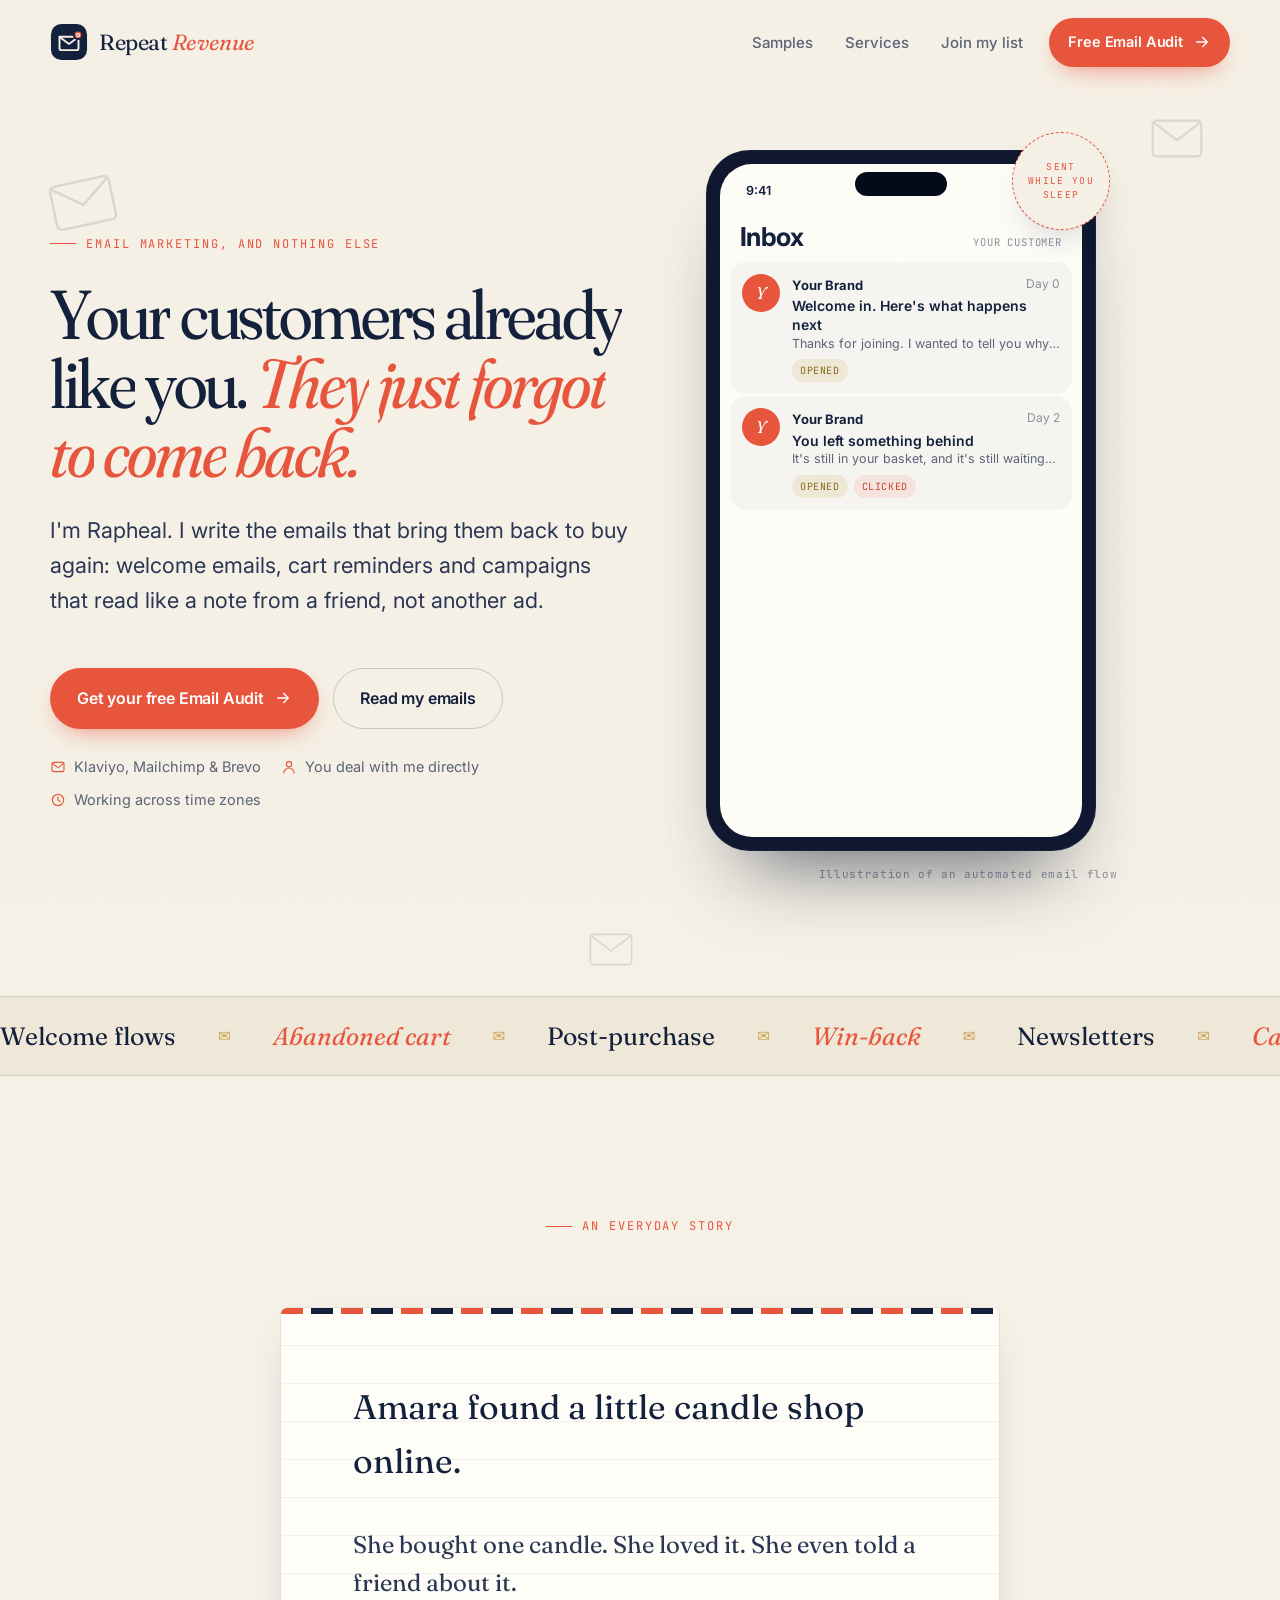
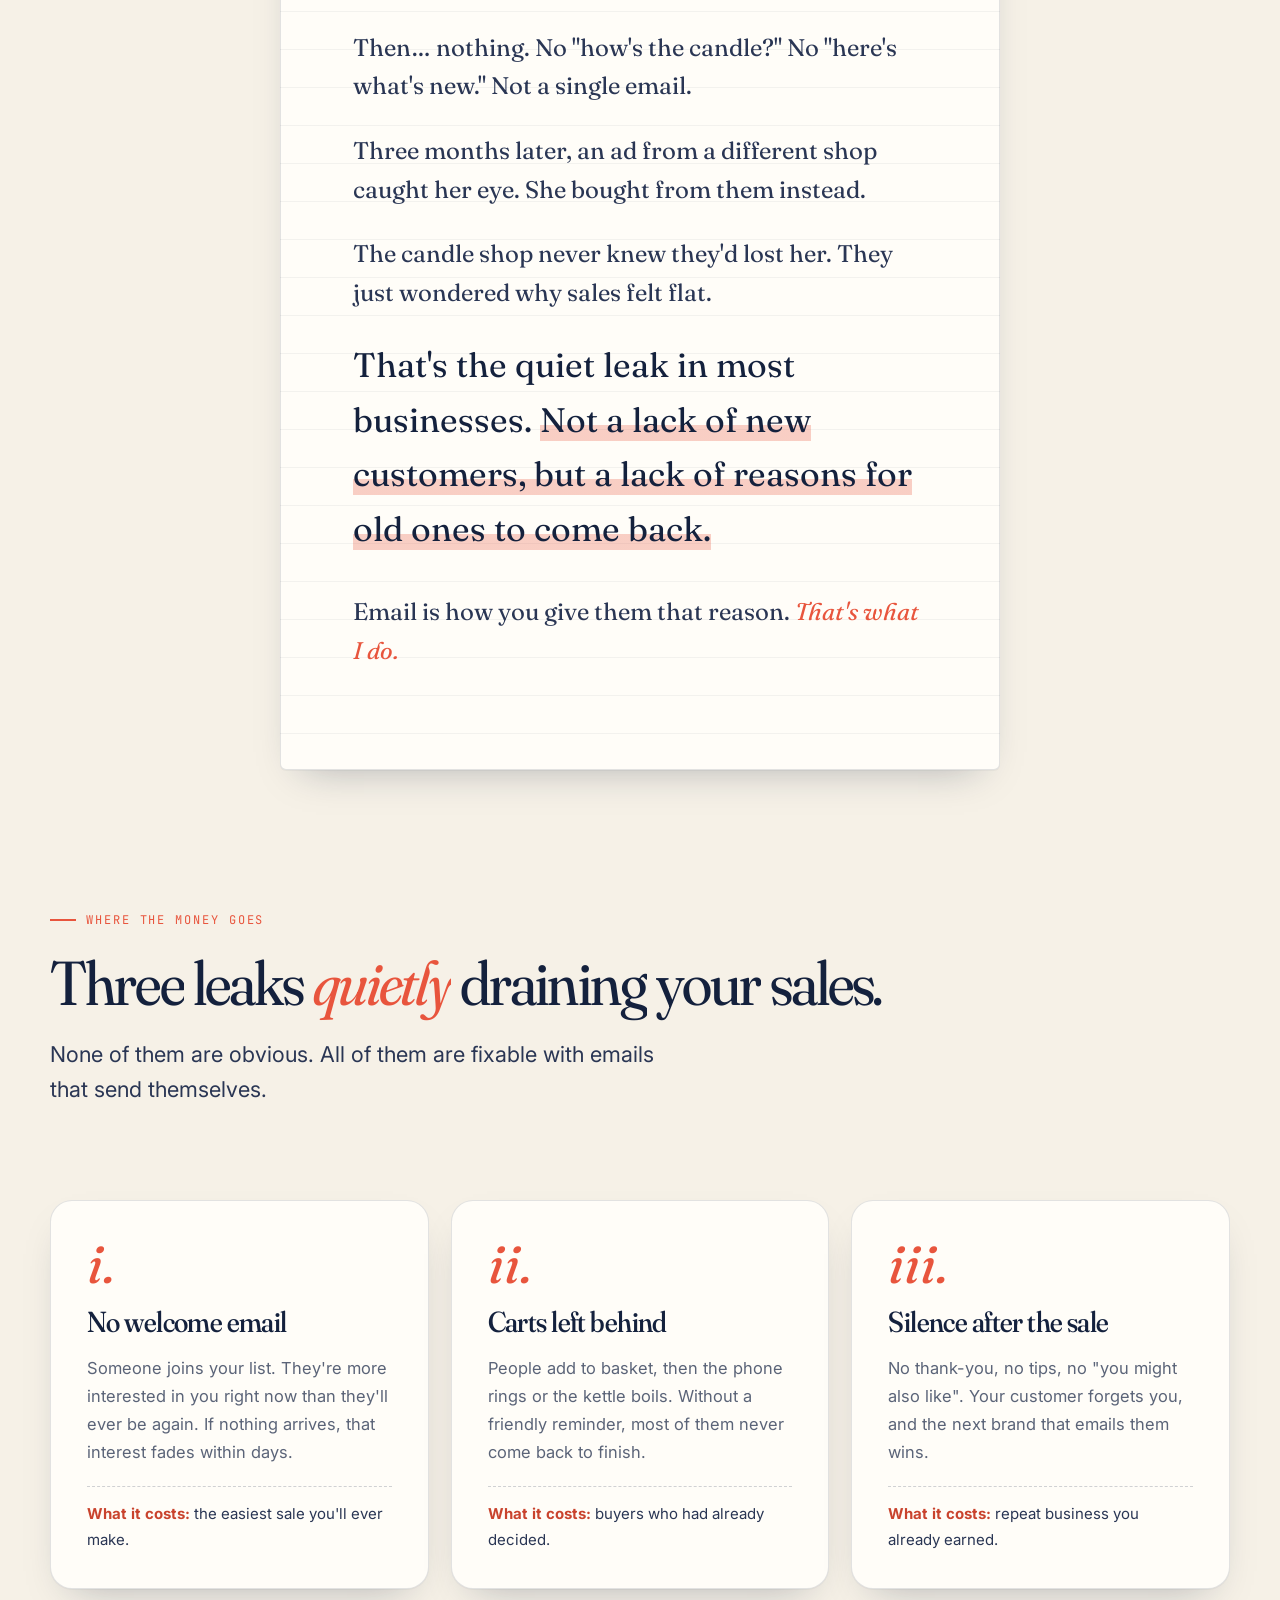
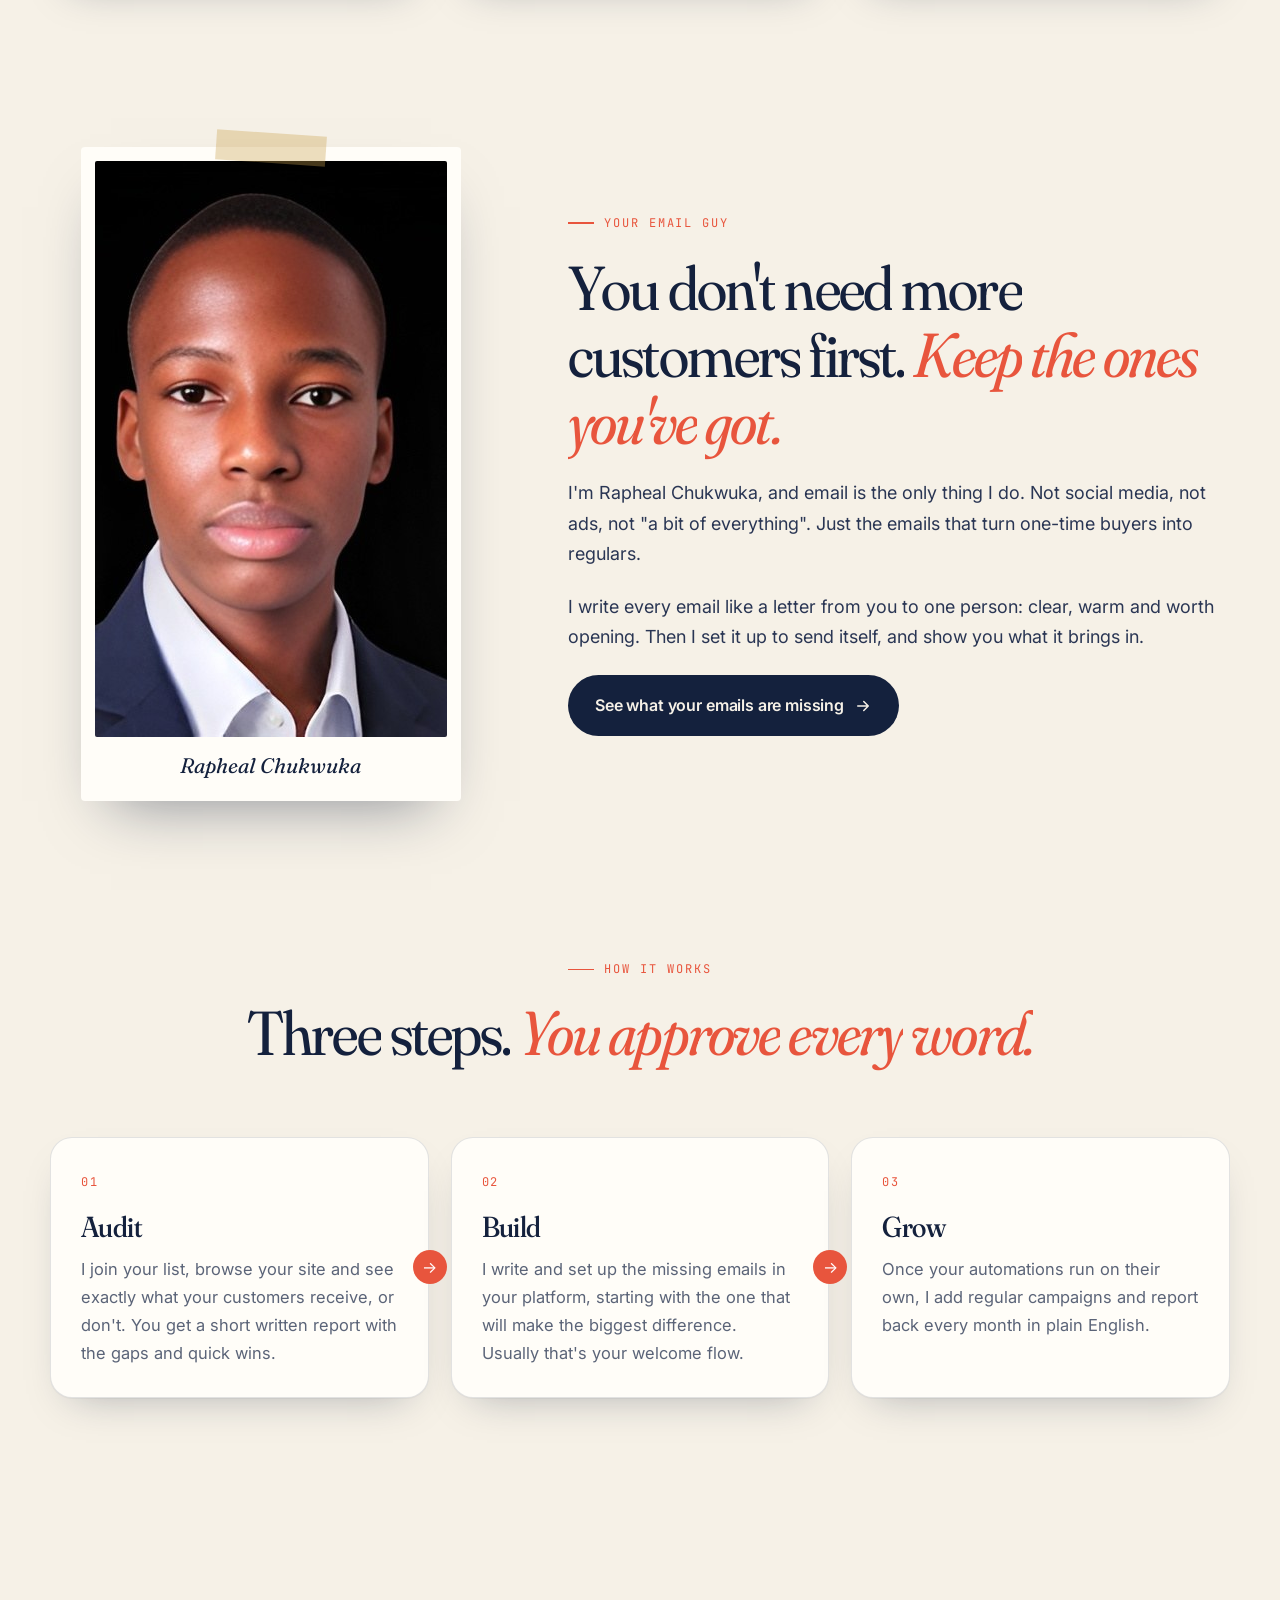
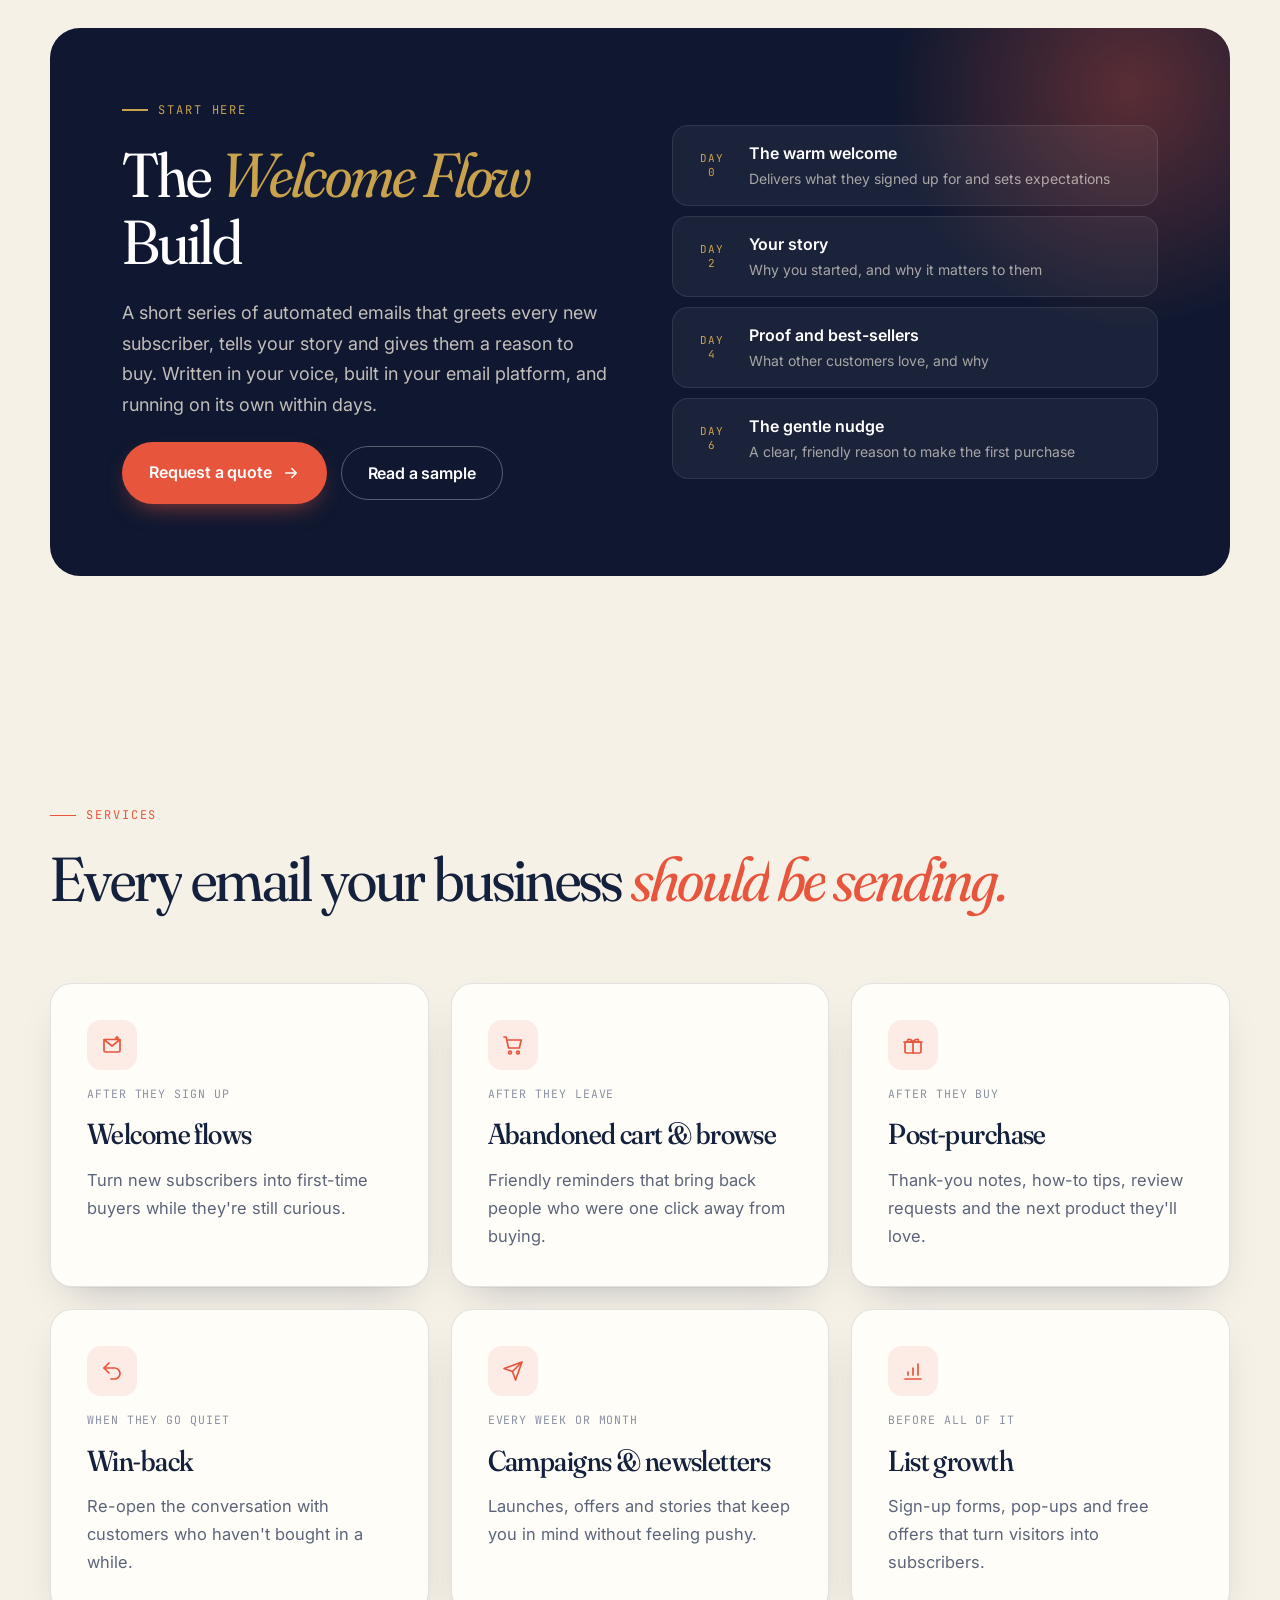
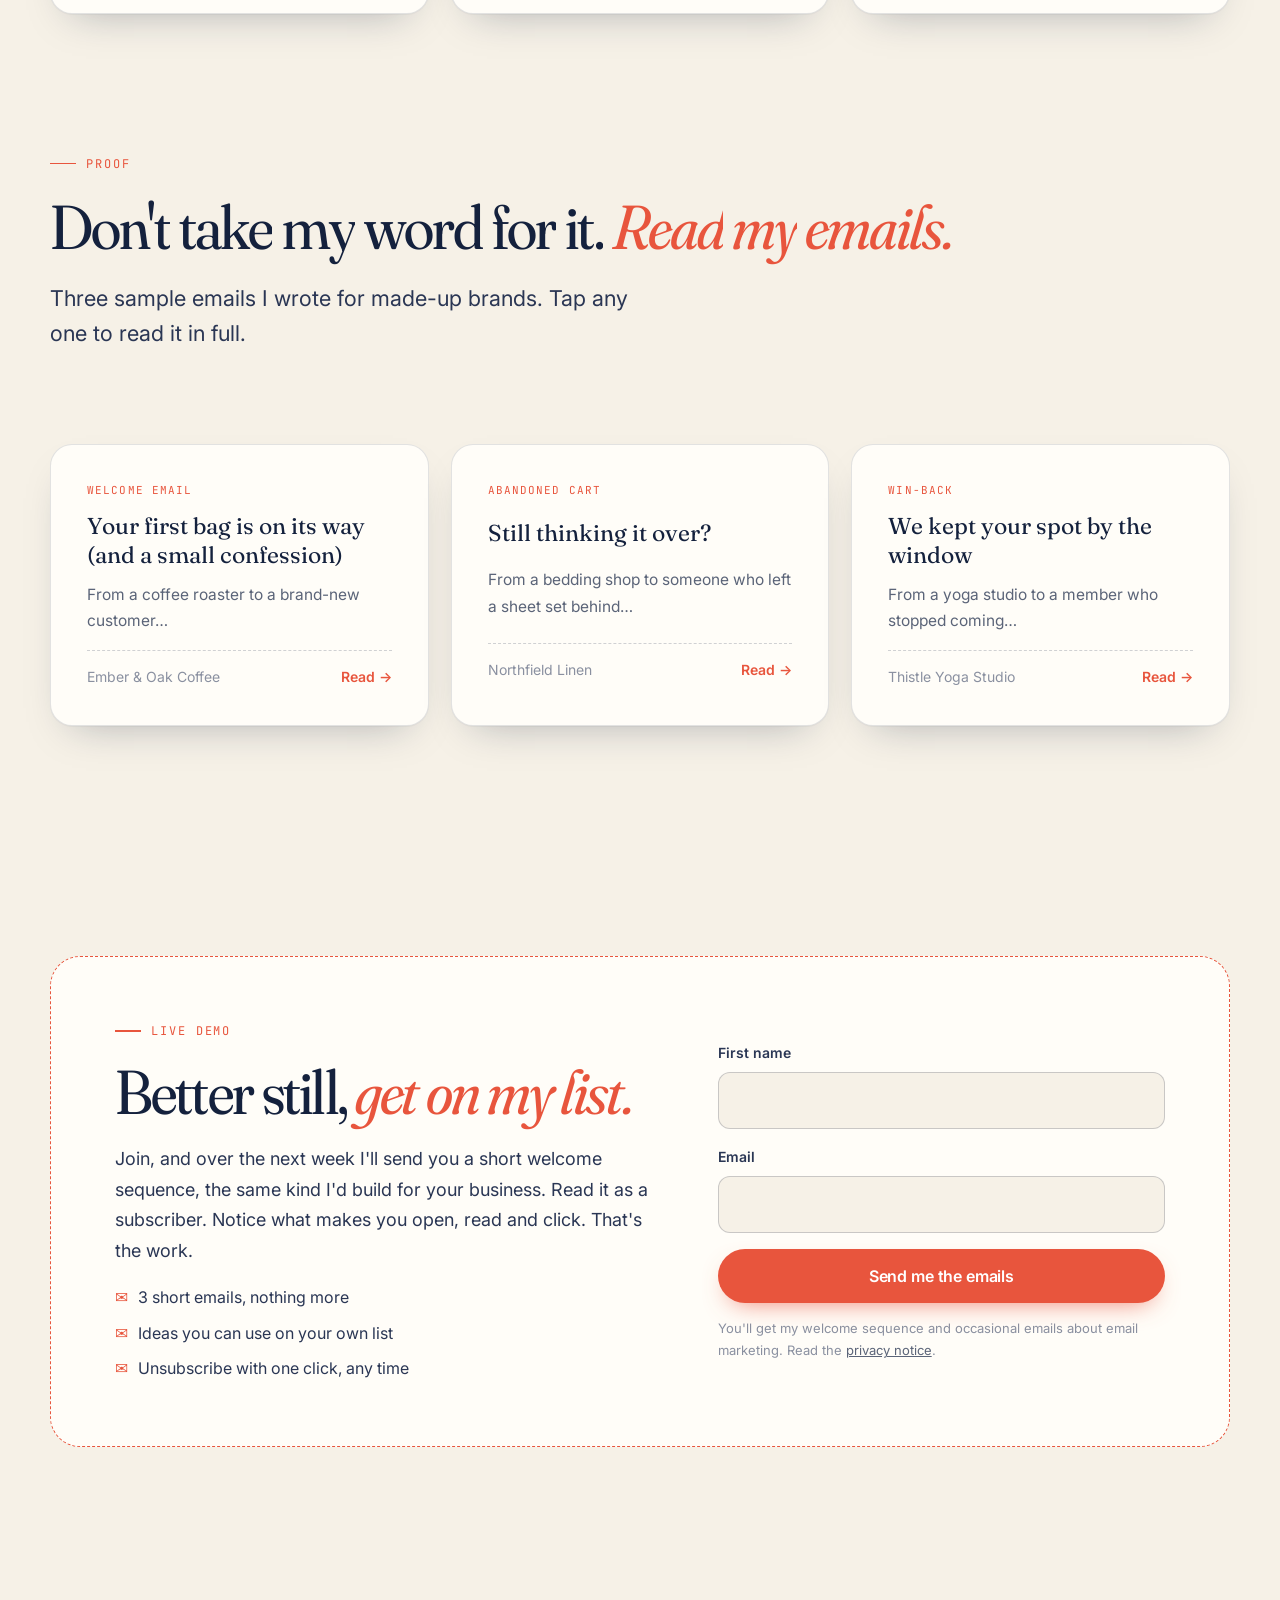
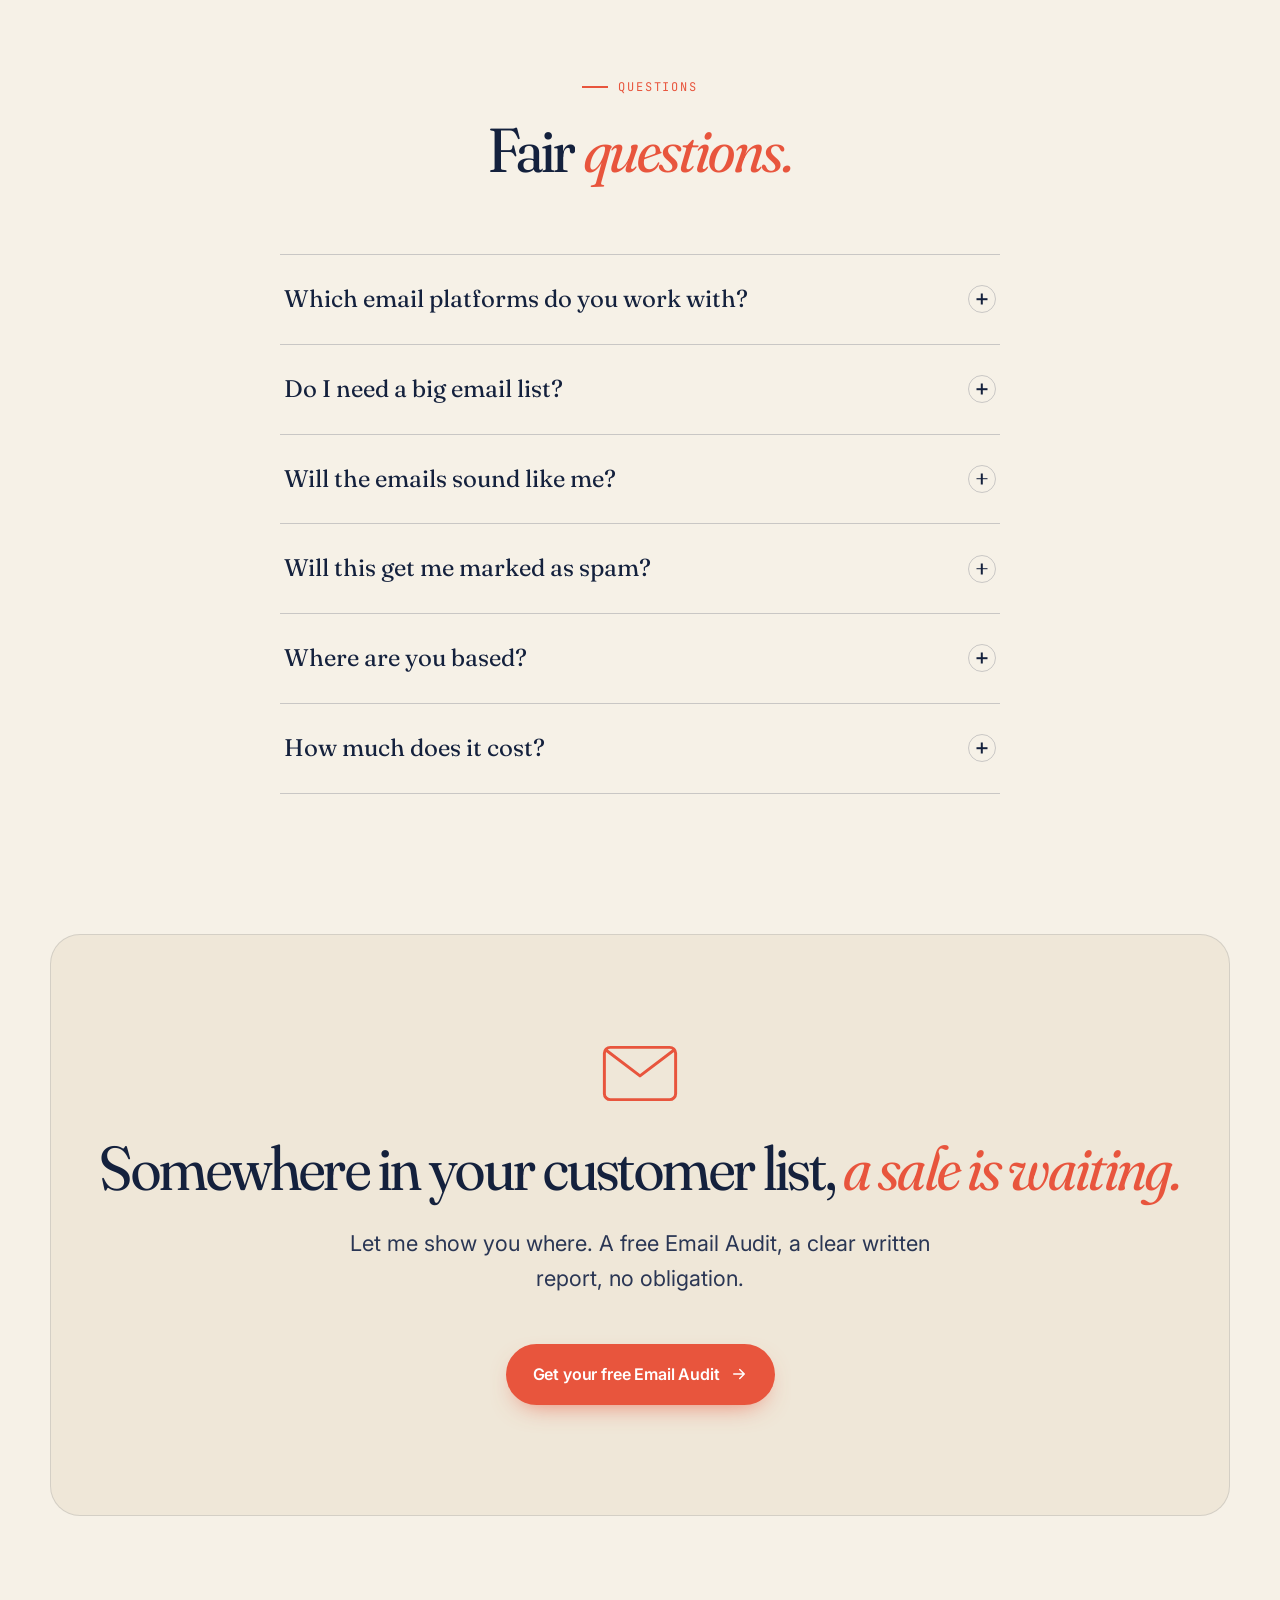
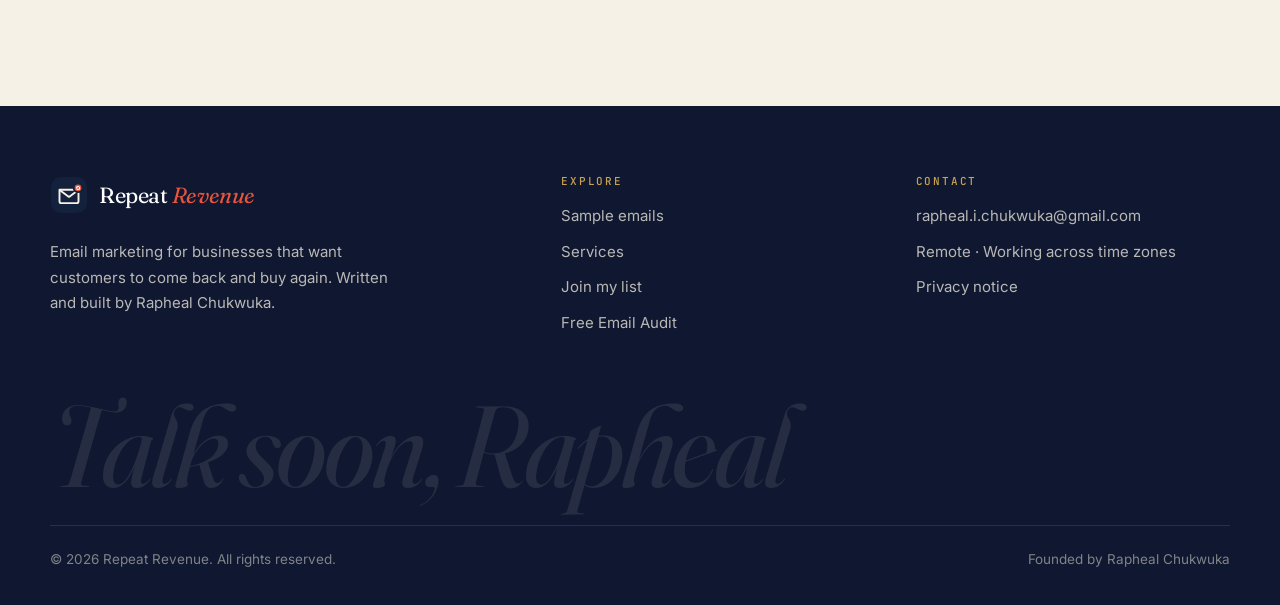
<file: index.html>
<!DOCTYPE html>
<html lang="en">
<head>
<meta charset="utf-8">
<meta name="viewport" content="width=device-width, initial-scale=1">
<title>Repeat Revenue | Email marketing that brings customers back</title>
<meta name="description" content="Your customers already like you. They just forgot to come back. I write the welcome, cart, post-purchase and win-back emails that bring them back to buy again.">
<link rel="canonical" href="https://repeat-revenue.github.io/">
<meta name="robots" content="index, follow">
<meta name="theme-color" content="#f6f1e7">
<meta property="og:type" content="website">
<meta property="og:site_name" content="Repeat Revenue">
<meta property="og:url" content="https://repeat-revenue.github.io/">
<meta property="og:title" content="Repeat Revenue | Email marketing that brings customers back">
<meta property="og:description" content="Your customers already like you. They just forgot to come back. I write the welcome, cart, post-purchase and win-back emails that bring them back to buy again.">
<meta property="og:image" content="https://repeat-revenue.github.io/assets/img/rapheal-chukwuka.jpg">
<link rel="icon" href="assets/favicon.svg" type="image/svg+xml">
<link rel="preconnect" href="https://fonts.googleapis.com">
<link rel="preconnect" href="https://fonts.gstatic.com" crossorigin>
<link rel="stylesheet" href="https://fonts.googleapis.com/css2?family=Fraunces:ital,opsz,wght,SOFT@0,9..144,300..600,50;1,9..144,300..600,50&amp;family=Inter:wght@400;500;600;700&amp;family=JetBrains+Mono:wght@400;500&amp;display=swap">
<link rel="stylesheet" href="assets/styles.css">
<script>document.documentElement.classList.add("js");</script>
</head>
<body>
<a class="skip" href="#main">Skip to content</a>
<div class="progress" aria-hidden="true"></div>
<header class="nav">
  <div class="container nav__inner">
    <a class="brand" href="index.html" aria-label="Repeat Revenue, home"><svg viewBox="0 0 40 40" aria-hidden="true"><rect x="1" y="1" width="38" height="38" rx="11" fill="#14213d"/><path d="M10 14.5h20v12a2 2 0 0 1-2 2H12a2 2 0 0 1-2-2v-12Z" fill="none" stroke="#f6f1e7" stroke-width="2" stroke-linejoin="round"/><path d="m10.5 15 9.5 7 9.5-7" fill="none" stroke="#f6f1e7" stroke-width="2" stroke-linecap="round" stroke-linejoin="round"/><circle cx="29.5" cy="12.5" r="4.5" fill="#e8553d" stroke="#14213d" stroke-width="2"/><path d="M28 12.6a1.6 1.6 0 1 1 .6 1.3" fill="none" stroke="#fff" stroke-width="1.2" stroke-linecap="round"/></svg><span class="brand__name">Repeat <i>Revenue</i></span></a>
    <button class="nav__toggle" type="button" aria-label="Open menu" aria-expanded="false"><span></span><span></span><span></span></button>
    <nav class="nav__links" aria-label="Main">
      <a href="index.html#samples">Samples</a>
      <a href="index.html#services">Services</a>
      <a href="index.html#demo">Join my list</a>
      <a class="btn btn--primary btn--sm" href="audit.html">Free Email Audit <svg viewBox="0 0 24 24" fill="none" stroke="currentColor" stroke-width="2" stroke-linecap="round" stroke-linejoin="round" aria-hidden="true"><path d="M5 12h14M13 6l6 6-6 6"/></svg></a>
    </nav>
  </div>
</header>
<main id="main">
<script type="application/ld+json">{"@context":"https://schema.org","@type":"ProfessionalService","name":"Repeat Revenue","url":"https://repeat-revenue.github.io/","image":"https://repeat-revenue.github.io/assets/img/rapheal-chukwuka.jpg","description":"Email marketing: welcome flows, abandoned cart emails, post-purchase and win-back emails, campaigns and newsletters.","email":"rapheal.i.chukwuka@gmail.com","founder":{"@type":"Person","name":"Rapheal Chukwuka"},"areaServed":"Worldwide"}</script>
<!-- HERO -->
<section class="hero">
  <div class="envelopes" aria-hidden="true"><svg viewBox="0 0 64 48" fill="none" stroke="currentColor" stroke-width="2.5" stroke-linejoin="round" aria-hidden="true"><rect x="2" y="2" width="60" height="44" rx="5"/><path d="m3 4 29 22L61 4"/></svg><svg viewBox="0 0 64 48" fill="none" stroke="currentColor" stroke-width="2.5" stroke-linejoin="round" aria-hidden="true"><rect x="2" y="2" width="60" height="44" rx="5"/><path d="m3 4 29 22L61 4"/></svg><svg viewBox="0 0 64 48" fill="none" stroke="currentColor" stroke-width="2.5" stroke-linejoin="round" aria-hidden="true"><rect x="2" y="2" width="60" height="44" rx="5"/><path d="m3 4 29 22L61 4"/></svg></div>
  <div class="container hero__grid">
    <div class="hero__copy">
      <span class="kicker" data-reveal>Email marketing, and nothing else</span>
      <h1 class="display" data-split>Your customers already like you. <em>They just forgot to come back.</em></h1>
      <p class="lead" data-reveal style="--d:.4s">I'm Rapheal. I write the emails that bring them back to buy again: welcome emails, cart reminders and campaigns that read like a note from a friend, not another ad.</p>
      <div class="btn-row" data-reveal style="--d:.55s">
        <a class="btn btn--primary" href="audit.html">Get your free Email Audit <svg viewBox="0 0 24 24" fill="none" stroke="currentColor" stroke-width="2" stroke-linecap="round" stroke-linejoin="round" aria-hidden="true"><path d="M5 12h14M13 6l6 6-6 6"/></svg></a>
        <a class="btn btn--ghost" href="#samples">Read my emails</a>
      </div>
      <div class="hero__note" data-reveal style="--d:.7s">
        <span><svg viewBox="0 0 24 24" fill="none" stroke="currentColor" stroke-width="1.7" stroke-linecap="round" stroke-linejoin="round" aria-hidden="true"><rect x="3" y="5" width="18" height="14" rx="2.5"/><path d="m4 7 8 6 8-6"/></svg> Klaviyo, Mailchimp &amp; Brevo</span>
        <span><svg viewBox="0 0 24 24" fill="none" stroke="currentColor" stroke-width="1.7" stroke-linecap="round" stroke-linejoin="round" aria-hidden="true"><circle cx="12" cy="8" r="4"/><path d="M4.5 21a7.5 7.5 0 0 1 15 0"/></svg> You deal with me directly</span>
        <span><svg viewBox="0 0 24 24" fill="none" stroke="currentColor" stroke-width="1.7" stroke-linecap="round" stroke-linejoin="round" aria-hidden="true"><circle cx="12" cy="12" r="8.5"/><path d="M12 7.5V12l3 2"/></svg> Working across time zones</span>
      </div>
    </div>

    <div data-reveal="right" style="--d:.3s; position:relative">
      <div class="phone">
        <div class="stamp" aria-hidden="true">Sent<br>while you<br>sleep</div>
        <div class="screen">
          <div class="screen__bar"><span>9:41</span><span>●●● ▮</span></div>
          <div class="screen__head"><h3>Inbox</h3><span>Your customer</span></div>
          <div class="mail-list">
            <div class="mail"><span class="mail__av">Y</span><div><div class="mail__top"><span class="mail__from">Your Brand</span><span class="mail__time">Day 0</span></div><div class="mail__subj">Welcome in. Here's what happens next</div><div class="mail__prev">Thanks for joining. I wanted to tell you why we started…</div><div class="mail__tags"><span class="tag tag--open">Opened</span></div></div></div>
            <div class="mail"><span class="mail__av">Y</span><div><div class="mail__top"><span class="mail__from">Your Brand</span><span class="mail__time">Day 2</span></div><div class="mail__subj">You left something behind</div><div class="mail__prev">It's still in your basket, and it's still waiting for you…</div><div class="mail__tags"><span class="tag tag--open">Opened</span><span class="tag tag--click">Clicked</span></div></div></div>
            <div class="mail"><span class="mail__av">Y</span><div><div class="mail__top"><span class="mail__from">Your Brand</span><span class="mail__time">Day 9</span></div><div class="mail__subj">How's it going so far?</div><div class="mail__prev">A quick tip to get the most out of your order…</div><div class="mail__tags"><span class="tag tag--open">Opened</span></div></div></div>
            <div class="mail"><span class="mail__av">Y</span><div><div class="mail__top"><span class="mail__from">Your Brand</span><span class="mail__time">Day 40</span></div><div class="mail__subj">We saved you something</div><div class="mail__prev">It's been a while, so here's a small thank-you…</div><div class="mail__tags"><span class="tag tag--open">Opened</span><span class="tag tag--click">Clicked</span></div></div></div>
          </div>
          <div class="toast" role="presentation"><span class="toast__ic"><svg viewBox="0 0 24 24" fill="none" stroke="currentColor" stroke-width="1.7" stroke-linecap="round" stroke-linejoin="round" aria-hidden="true"><path d="M5 8h14l-1 12H6L5 8Z"/><path d="M9 8V6a3 3 0 0 1 6 0v2"/></svg></span><span><b>New order from a returning customer</b><small>Your Brand · just now</small></span></div>
        </div>
      </div>
      <p class="phone__caption">Illustration of an automated email flow</p>
    </div>
  </div>
</section>

<div class="ticker" aria-hidden="true">
  <div class="ticker__track">
    <span>Welcome flows</span><span>Abandoned cart</span><span>Post-purchase</span><span>Win-back</span><span>Newsletters</span><span>Campaigns</span><span>List growth</span><span>Subject lines</span>
    <span>Welcome flows</span><span>Abandoned cart</span><span>Post-purchase</span><span>Win-back</span><span>Newsletters</span><span>Campaigns</span><span>List growth</span><span>Subject lines</span>
  </div>
</div>

<!-- STORY -->
<section class="section">
  <div class="narrow">
    <div class="head center"><span class="kicker" data-reveal>An everyday story</span></div>
    <article class="letter" data-reveal>
      <p class="big">Amara found a little candle shop online.</p>
      <p>She bought one candle. She loved it. She even told a friend about it.</p>
      <p>Then… nothing. No "how's the candle?" No "here's what's new." Not a single email.</p>
      <p>Three months later, an ad from a different shop caught her eye. She bought from them instead.</p>
      <p>The candle shop never knew they'd lost her. They just wondered why sales felt flat.</p>
      <p class="big">That's the quiet leak in most businesses. <span class="mark">Not a lack of new customers, but a lack of reasons for old ones to come back.</span></p>
      <p>Email is how you give them that reason. <span class="sign">That's what I do.</span></p>
    </article>
  </div>
</section>

<!-- LEAKS -->
<section class="section" style="padding-top:0">
  <div class="container">
    <div class="head">
      <span class="kicker" data-reveal>Where the money goes</span>
      <h2 class="h2" data-split>Three leaks <em>quietly</em> draining your sales.</h2>
      <p class="lead" data-reveal>None of them are obvious. All of them are fixable with emails that send themselves.</p>
    </div>
    <div class="grid-3">
      <article class="card leak" data-reveal>
        <span class="leak__no">i.</span>
        <h3 class="h3">No welcome email</h3>
        <p>Someone joins your list. They're more interested in you right now than they'll ever be again. If nothing arrives, that interest fades within days.</p>
        <p class="cost"><b>What it costs:</b> the easiest sale you'll ever make.</p>
      </article>
      <article class="card leak" data-reveal style="--d:.12s">
        <span class="leak__no">ii.</span>
        <h3 class="h3">Carts left behind</h3>
        <p>People add to basket, then the phone rings or the kettle boils. Without a friendly reminder, most of them never come back to finish.</p>
        <p class="cost"><b>What it costs:</b> buyers who had already decided.</p>
      </article>
      <article class="card leak" data-reveal style="--d:.24s">
        <span class="leak__no">iii.</span>
        <h3 class="h3">Silence after the sale</h3>
        <p>No thank-you, no tips, no "you might also like". Your customer forgets you, and the next brand that emails them wins.</p>
        <p class="cost"><b>What it costs:</b> repeat business you already earned.</p>
      </article>
    </div>
  </div>
</section>

<!-- GUIDE -->
<section class="section" id="guide" style="padding-top:0">
  <div class="container guide">
    <figure class="polaroid" data-reveal="left">
      <img src="assets/img/rapheal-chukwuka.jpg" alt="Rapheal Chukwuka, founder of Repeat Revenue" width="576" height="576">
      <figcaption>Rapheal Chukwuka</figcaption>
    </figure>
    <div class="guide__copy">
      <span class="kicker" data-reveal>Your email guy</span>
      <h2 class="h2" data-split>You don't need more customers first. <em>Keep the ones you've got.</em></h2>
      <p data-reveal>I'm Rapheal Chukwuka, and email is the only thing I do. Not social media, not ads, not "a bit of everything". Just the emails that turn one-time buyers into regulars.</p>
      <p data-reveal>I write every email like a letter from you to one person: clear, warm and worth opening. Then I set it up to send itself, and show you what it brings in.</p>
      <a class="btn btn--ink" href="audit.html" data-reveal>See what your emails are missing <svg viewBox="0 0 24 24" fill="none" stroke="currentColor" stroke-width="2" stroke-linecap="round" stroke-linejoin="round" aria-hidden="true"><path d="M5 12h14M13 6l6 6-6 6"/></svg></a>
    </div>
  </div>
</section>

<!-- PLAN -->
<section class="section" style="padding-top:0">
  <div class="container">
    <div class="head center">
      <span class="kicker" data-reveal>How it works</span>
      <h2 class="h2" data-split>Three steps. <em>You approve every word.</em></h2>
    </div>
    <ol class="plan">
      <li data-reveal><h3 class="h3">Audit</h3><p>I join your list, browse your site and see exactly what your customers receive, or don't. You get a short written report with the gaps and quick wins.</p></li>
      <li data-reveal style="--d:.12s"><h3 class="h3">Build</h3><p>I write and set up the missing emails in your platform, starting with the one that will make the biggest difference. Usually that's your welcome flow.</p></li>
      <li data-reveal style="--d:.24s"><h3 class="h3">Grow</h3><p>Once your automations run on their own, I add regular campaigns and report back every month in plain English.</p></li>
    </ol>
  </div>
</section>

<!-- OFFER -->
<section class="section--tight">
  <div class="container">
    <div class="offer" data-reveal>
      <div style="display:grid;gap:22px;justify-items:start">
        <span class="kicker">Start here</span>
        <h2 class="h2">The <em>Welcome Flow</em> Build</h2>
        <p style="margin:0">A short series of automated emails that greets every new subscriber, tells your story and gives them a reason to buy. Written in your voice, built in your email platform, and running on its own within days.</p>
        <div class="btn-row">
          <a class="btn btn--primary" href="audit.html#audit-form">Request a quote <svg viewBox="0 0 24 24" fill="none" stroke="currentColor" stroke-width="2" stroke-linecap="round" stroke-linejoin="round" aria-hidden="true"><path d="M5 12h14M13 6l6 6-6 6"/></svg></a>
          <button class="btn btn--ghost" type="button" data-sample="s-welcome">Read a sample</button>
        </div>
      </div>
      <ol class="flow">
        <li><span class="day">DAY<br>0</span><span><b>The warm welcome</b><span>Delivers what they signed up for and sets expectations</span></span></li>
        <li><span class="day">DAY<br>2</span><span><b>Your story</b><span>Why you started, and why it matters to them</span></span></li>
        <li><span class="day">DAY<br>4</span><span><b>Proof and best-sellers</b><span>What other customers love, and why</span></span></li>
        <li><span class="day">DAY<br>6</span><span><b>The gentle nudge</b><span>A clear, friendly reason to make the first purchase</span></span></li>
      </ol>
    </div>
  </div>
</section>

<!-- SERVICES -->
<section class="section" id="services" style="scroll-margin-top:80px">
  <div class="container">
    <div class="head">
      <span class="kicker" data-reveal>Services</span>
      <h2 class="h2" data-split>Every email your business <em>should be sending.</em></h2>
    </div>
    <div class="grid-3">
      <article class="card svc" data-reveal><span class="svc__ic"><svg viewBox="0 0 24 24" fill="none" stroke="currentColor" stroke-width="1.7" stroke-linecap="round" stroke-linejoin="round" aria-hidden="true"><path d="M4 6.5h16v11a1.5 1.5 0 0 1-1.5 1.5h-13A1.5 1.5 0 0 1 4 17.5v-11Z"/><path d="m4.5 7 7.5 6 7.5-6"/><path d="M17 3.5v3M15.5 5h3"/></svg></span><span class="when">After they sign up</span><h3 class="h3">Welcome flows</h3><p>Turn new subscribers into first-time buyers while they're still curious.</p></article>
      <article class="card svc" data-reveal style="--d:.1s"><span class="svc__ic"><svg viewBox="0 0 24 24" fill="none" stroke="currentColor" stroke-width="1.7" stroke-linecap="round" stroke-linejoin="round" aria-hidden="true"><circle cx="9" cy="19.5" r="1.4"/><circle cx="17" cy="19.5" r="1.4"/><path d="M3 4h2.2l2.3 11h10.8l2-8H6.4"/></svg></span><span class="when">After they leave</span><h3 class="h3">Abandoned cart &amp; browse</h3><p>Friendly reminders that bring back people who were one click away from buying.</p></article>
      <article class="card svc" data-reveal style="--d:.2s"><span class="svc__ic"><svg viewBox="0 0 24 24" fill="none" stroke="currentColor" stroke-width="1.7" stroke-linecap="round" stroke-linejoin="round" aria-hidden="true"><rect x="4" y="9" width="16" height="11" rx="1.5"/><path d="M3 9h18M12 9v11M12 9c-1.6-3.2-5.5-3.6-5.5-1.2C6.5 9 12 9 12 9Zm0 0c1.6-3.2 5.5-3.6 5.5-1.2C17.5 9 12 9 12 9Z"/></svg></span><span class="when">After they buy</span><h3 class="h3">Post-purchase</h3><p>Thank-you notes, how-to tips, review requests and the next product they'll love.</p></article>
      <article class="card svc" data-reveal><span class="svc__ic"><svg viewBox="0 0 24 24" fill="none" stroke="currentColor" stroke-width="1.7" stroke-linecap="round" stroke-linejoin="round" aria-hidden="true"><path d="M9 14 4 9l5-5"/><path d="M4 9h10.5a5.5 5.5 0 0 1 0 11H11"/></svg></span><span class="when">When they go quiet</span><h3 class="h3">Win-back</h3><p>Re-open the conversation with customers who haven't bought in a while.</p></article>
      <article class="card svc" data-reveal style="--d:.1s"><span class="svc__ic"><svg viewBox="0 0 24 24" fill="none" stroke="currentColor" stroke-width="1.7" stroke-linecap="round" stroke-linejoin="round" aria-hidden="true"><path d="m21 3-9.5 9.5M21 3l-6.5 18-3-8.5L3 9.5 21 3Z"/></svg></span><span class="when">Every week or month</span><h3 class="h3">Campaigns &amp; newsletters</h3><p>Launches, offers and stories that keep you in mind without feeling pushy.</p></article>
      <article class="card svc" data-reveal style="--d:.2s"><span class="svc__ic"><svg viewBox="0 0 24 24" fill="none" stroke="currentColor" stroke-width="1.7" stroke-linecap="round" stroke-linejoin="round" aria-hidden="true"><path d="M4 20h16"/><path d="M7 16v-3M12 16V9M17 16V5"/></svg></span><span class="when">Before all of it</span><h3 class="h3">List growth</h3><p>Sign-up forms, pop-ups and free offers that turn visitors into subscribers.</p></article>
    </div>
  </div>
</section>

<!-- SAMPLES -->
<section class="section" id="samples" style="padding-top:0;scroll-margin-top:80px">
  <div class="container">
    <div class="head">
      <span class="kicker" data-reveal>Proof</span>
      <h2 class="h2" data-split>Don't take my word for it. <em>Read my emails.</em></h2>
      <p class="lead" data-reveal>Three sample emails I wrote for made-up brands. Tap any one to read it in full.</p>
    </div>
    <div class="grid-3">
      <button class="card sample" type="button" data-sample="s-welcome" data-reveal>
        <span class="sample__label">Welcome email</span>
        <span class="sample__subj">Your first bag is on its way (and a small confession)</span>
        <p class="sample__prev">From a coffee roaster to a brand-new customer…</p>
        <span class="sample__meta"><span>Ember &amp; Oak Coffee</span><b>Read →</b></span>
      </button>
      <button class="card sample" type="button" data-sample="s-cart" data-reveal style="--d:.12s">
        <span class="sample__label">Abandoned cart</span>
        <span class="sample__subj">Still thinking it over?</span>
        <p class="sample__prev">From a bedding shop to someone who left a sheet set behind…</p>
        <span class="sample__meta"><span>Northfield Linen</span><b>Read →</b></span>
      </button>
      <button class="card sample" type="button" data-sample="s-winback" data-reveal style="--d:.24s">
        <span class="sample__label">Win-back</span>
        <span class="sample__subj">We kept your spot by the window</span>
        <p class="sample__prev">From a yoga studio to a member who stopped coming…</p>
        <span class="sample__meta"><span>Thistle Yoga Studio</span><b>Read →</b></span>
      </button>
    </div>
  </div>
</section>

<!-- DEMO -->
<section class="section--tight" id="demo" style="scroll-margin-top:80px">
  <div class="container">
    <div class="demo" data-reveal>
      <div class="demo__copy">
        <span class="kicker">Live demo</span>
        <h2 class="h2">Better still, <em>get on my list.</em></h2>
        <p>Join, and over the next week I'll send you a short welcome sequence, the same kind I'd build for your business. Read it as a subscriber. Notice what makes you open, read and click. That's the work.</p>
        <ul class="demo__list">
          <li>3 short emails, nothing more</li>
          <li>Ideas you can use on your own list</li>
          <li>Unsubscribe with one click, any time</li>
        </ul>
      </div>
      <div class="demo__form">
      <div class="sib-form">
        <div id="sib-form-container" class="sib-form-container">
          <div id="error-message" class="sib-form-message-panel status is-err"><div class="sib-form-message-panel__text"><span class="sib-form-message-panel__inner-text">Sorry, that didn't go through. Please try again, or email me at rapheal.i.chukwuka@gmail.com.</span></div></div>
          <div id="success-message" class="sib-form-message-panel status is-ok"><div class="sib-form-message-panel__text"><span class="sib-form-message-panel__inner-text"><b>You're in.</b> Check your inbox for my first email. If you don't see it in a few minutes, look in Promotions or Spam.</span></div></div>
          <div id="sib-container">
            <form id="sib-form" class="form form--stack" method="POST" action="https://1104721f.sibforms.com/serve/[base64]" data-type="subscription" novalidate="true">
              <div class="sib-input sib-form-block"><div class="form__entry entry_block field"><div class="form__label-row">
                <label class="entry__label" for="FIRSTNAME" data-required="*">First name</label>
                <div class="entry__field"><input class="input" maxlength="200" type="text" id="FIRSTNAME" name="FIRSTNAME" autocomplete="given-name" data-required="true" required></div>
              </div><label class="entry__error entry__error--primary"></label></div></div>
              <div class="sib-input sib-form-block"><div class="form__entry entry_block field"><div class="form__label-row">
                <label class="entry__label" for="EMAIL" data-required="*">Email</label>
                <div class="entry__field"><input class="input" type="text" id="EMAIL" name="EMAIL" autocomplete="email" inputmode="email" data-required="true" required></div>
              </div><label class="entry__error entry__error--primary"></label></div></div>
              <div class="sib-form-block"><button class="btn btn--primary sib-form-block__button sib-form-block__button-with-loader" form="sib-form" type="submit"><svg class="icon clickable__icon progress-indicator__icon sib-hide-loader-icon" viewBox="0 0 512 512" aria-hidden="true"><path d="M460.116 373.846l-20.823-12.022c-5.541-3.199-7.54-10.159-4.663-15.874 30.137-59.886 28.343-131.652-5.386-189.946-33.641-58.394-94.896-95.833-161.827-99.676C261.028 55.961 256 50.751 256 44.352V20.309c0-6.904 5.808-12.337 12.703-11.982 83.556 4.306 160.163 50.864 202.11 123.677 42.063 72.696 44.079 162.316 6.031 236.832-3.14 6.148-10.75 8.461-16.728 5.01z"/></svg>Send me the emails</button></div>
              <input type="text" name="email_address_check" value="" class="input--hidden" aria-hidden="true" tabindex="-1" autocomplete="new-password" data-lpignore="true" data-1p-ignore readonly>
            </form>
          </div>
        </div>
      </div>
      <p class="fine" style="margin-top:14px">You'll get my welcome sequence and occasional emails about email marketing. Read the <a href="audit.html#privacy">privacy notice</a>.</p>
      <script>
        (function () {
          var f = document.getElementById("sib-form");
          var trap = f && f.querySelector("[name=email_address_check]");
          if (!f || !trap) return;
          function clear() { trap.value = ""; }
          f.addEventListener("submit", clear, true);
          f.addEventListener("click", clear, true);
          f.addEventListener("input", clear, true);
        })();
      </script>
      <script>
        window.REQUIRED_CODE_ERROR_MESSAGE = 'Please choose a country code';
        window.LOCALE = 'en';
        window.EMAIL_INVALID_MESSAGE = window.SMS_INVALID_MESSAGE = "Please enter a valid email address.";
        window.REQUIRED_ERROR_MESSAGE = "This field can't be left blank.";
        window.GENERIC_INVALID_MESSAGE = "Please check this field and try again.";
        window.INVALID_NUMBER = "Please check this field and try again.";
        window.INVALID_DATE = "Please enter a valid date";
        window.REQUIRED_MULTISELECT_MESSAGE = 'Please select at least 1 option';
        window.translation = { common: { selectedList: '{quantity} list selected', selectedLists: '{quantity} lists selected', selectedOption: '{quantity} selected', selectedOptions: '{quantity} selected' } };
        var AUTOHIDE = Boolean(0);
      </script>
      <script defer src="https://sibforms.com/forms/end-form/build/main.js"></script>
      </div>
    </div>
  </div>
</section>

<!-- FAQ -->
<section class="section">
  <div class="narrow">
    <div class="head center">
      <span class="kicker" data-reveal>Questions</span>
      <h2 class="h2" data-split>Fair <em>questions.</em></h2>
    </div>
    <div class="faq" data-reveal>
      <details><summary>Which email platforms do you work with?<i aria-hidden="true"></i></summary><div class="answer"><p>Mainly Klaviyo, Mailchimp and Brevo. If you don't have one yet, I'll recommend the right fit for your business and set it up for you.</p></div></details>
      <details><summary>Do I need a big email list?<i aria-hidden="true"></i></summary><div class="answer"><p>No. A small list of people who have already bought from you is worth more than a big list of strangers. And if your list is tiny, growing it is part of the work.</p></div></details>
      <details><summary>Will the emails sound like me?<i aria-hidden="true"></i></summary><div class="answer"><p>Yes. I study your website, your social pages and what your customers say about you, then write in your voice. Nothing goes live until you've approved it.</p></div></details>
      <details><summary>Will this get me marked as spam?<i aria-hidden="true"></i></summary><div class="answer"><p>I only email people who chose to hear from you, include a clear unsubscribe link in every email and follow good sending practice, so your emails keep landing in the inbox.</p></div></details>
      <details><summary>Where are you based?<i aria-hidden="true"></i></summary><div class="answer"><p>Lagos, Nigeria. I work remotely across time zones and plan calls around your working day. You always deal with me directly.</p></div></details>
      <details><summary>How much does it cost?<i aria-hidden="true"></i></summary><div class="answer"><p>It depends on what you need, so I quote after the free audit. You'll get a clear written quote before any work starts, with no long contracts.</p></div></details>
    </div>
  </div>
</section>

<!-- FINAL -->
<section class="section--tight" style="padding-top:0">
  <div class="container">
    <div class="final" data-reveal>
      <span class="envelope-big"><svg viewBox="0 0 64 48" fill="none" stroke="currentColor" stroke-width="2.5" stroke-linejoin="round" aria-hidden="true"><rect x="2" y="2" width="60" height="44" rx="5"/><path d="m3 4 29 22L61 4"/></svg></span>
      <h2 class="h2">Somewhere in your customer list, <em>a sale is waiting.</em></h2>
      <p class="lead">Let me show you where. A free Email Audit, a clear written report, no obligation.</p>
      <a class="btn btn--primary" href="audit.html">Get your free Email Audit <svg viewBox="0 0 24 24" fill="none" stroke="currentColor" stroke-width="2" stroke-linecap="round" stroke-linejoin="round" aria-hidden="true"><path d="M5 12h14M13 6l6 6-6 6"/></svg></a>
    </div>
  </div>
</section>

<!-- SAMPLE EMAIL READER -->
<dialog class="reader" aria-label="Sample email">
  <button class="reader__close" type="button" aria-label="Close">×</button>
  <div class="reader__content"></div>
</dialog>

<template id="s-welcome">
  <div class="reader__head">
    <span class="reader__subj">Your first bag is on its way (and a small confession)</span>
    <span class="reader__row"><b>From:</b> Leo at Ember &amp; Oak Coffee</span>
    <span class="reader__row"><b>Preview:</b> We nearly gave up on this roast.</span>
  </div>
  <div class="reader__body">
    <p>Hi Jordan,</p>
    <p>Your order's packed, and it'll be with you in two or three days.</p>
    <p>Now, the confession.</p>
    <p>The beans you just ordered nearly didn't exist. The first eleven batches we roasted tasted like burnt toast. On the twelfth, we turned the heat down and waited four minutes longer than felt sensible.</p>
    <p>That's the bag heading to you now.</p>
    <p>One tip while you wait: let it rest for a day after it arrives, then brew with water just off the boil. It brings out the chocolate notes most people miss.</p>
    <p>Over the next week I'll send you a couple of short emails: how we choose our farms, and the brewing mistake almost everyone makes. No spam, I promise.</p>
    <p>Enjoy that first cup,<br>Leo<br>Ember &amp; Oak Coffee</p>
    <p class="ps">P.S. Hit reply and tell me how you brew at home. I read every one.</p>
  </div>
  <p class="reader__note">Sample written by Rapheal Chukwuka for a fictional brand.</p>
</template>

<template id="s-cart">
  <div class="reader__head">
    <span class="reader__subj">Still thinking it over?</span>
    <span class="reader__row"><b>From:</b> Hannah at Northfield Linen</span>
    <span class="reader__row"><b>Preview:</b> Your sheets are still here, and so is the 100-night trial.</span>
  </div>
  <div class="reader__body">
    <p>Hi Sam,</p>
    <p>You left the Stonewashed Sheet Set in your basket. No pressure, it's a big decision. You'll sleep on these for years.</p>
    <p>So here's what people usually want to know before they buy:</p>
    <p><b>Will they feel scratchy?</b> No. We wash every set three times before it leaves us, so they're soft from the first night.</p>
    <p><b>What if I don't love them?</b> Sleep on them for 100 nights. If they're not for you, send them back for free.</p>
    <p><b>Will they fit my mattress?</b> Our fitted sheets have deep pockets, up to 40 cm.</p>
    <span class="cta-mock">Return to my basket</span>
    <p>Sleep well,<br>Hannah<br>Northfield Linen</p>
    <p class="ps">P.S. Not sure about the colour? Reply with a photo of your bedroom and I'll tell you which one I'd pick.</p>
  </div>
  <p class="reader__note">Sample written by Rapheal Chukwuka for a fictional brand.</p>
</template>

<template id="s-winback">
  <div class="reader__head">
    <span class="reader__subj">We kept your spot by the window</span>
    <span class="reader__row"><b>From:</b> Priya at Thistle Yoga Studio</span>
    <span class="reader__row"><b>Preview:</b> No guilt, no catch. Just an open door.</span>
  </div>
  <div class="reader__body">
    <p>Hi Maya,</p>
    <p>It's been a little while since we saw you on the mat, and I wanted to say: that's completely okay.</p>
    <p>Life gets full. Routines slip. It happens to all of us, me included.</p>
    <p>But I noticed you always picked the spot by the window in the Thursday evening class. It's still there.</p>
    <p>If you'd like to come back, your next class is on us. No catch and no long sign-up. Just book any class this month and we'll take care of it.</p>
    <span class="cta-mock">Book my free class</span>
    <p>Hope to see you soon,<br>Priya<br>Thistle Yoga Studio</p>
    <p class="ps">P.S. If yoga isn't fitting your life right now, just reply and tell me. I'd genuinely love to know what would help.</p>
  </div>
  <p class="reader__note">Sample written by Rapheal Chukwuka for a fictional brand.</p>
</template>
</main>
<footer class="footer">
  <div class="container">
    <div class="footer__grid">
      <div>
        <a class="brand" href="index.html" aria-label="Repeat Revenue, home"><svg viewBox="0 0 40 40" aria-hidden="true"><rect x="1" y="1" width="38" height="38" rx="11" fill="#14213d"/><path d="M10 14.5h20v12a2 2 0 0 1-2 2H12a2 2 0 0 1-2-2v-12Z" fill="none" stroke="#f6f1e7" stroke-width="2" stroke-linejoin="round"/><path d="m10.5 15 9.5 7 9.5-7" fill="none" stroke="#f6f1e7" stroke-width="2" stroke-linecap="round" stroke-linejoin="round"/><circle cx="29.5" cy="12.5" r="4.5" fill="#e8553d" stroke="#14213d" stroke-width="2"/><path d="M28 12.6a1.6 1.6 0 1 1 .6 1.3" fill="none" stroke="#fff" stroke-width="1.2" stroke-linecap="round"/></svg><span class="brand__name">Repeat <i>Revenue</i></span></a>
        <p>Email marketing for businesses that want customers to come back and buy again. Written and built by Rapheal Chukwuka.</p>
      </div>
      <div>
        <h4>Explore</h4>
        <ul>
          <li><a href="index.html#samples">Sample emails</a></li>
          <li><a href="index.html#services">Services</a></li>
          <li><a href="index.html#demo">Join my list</a></li>
          <li><a href="audit.html">Free Email Audit</a></li>
        </ul>
      </div>
      <div>
        <h4>Contact</h4>
        <ul>
          <li><a href="mailto:rapheal.i.chukwuka@gmail.com">rapheal.i.chukwuka@gmail.com</a></li>
          <li>Remote · Working across time zones</li>
          <li><a href="audit.html#privacy">Privacy notice</a></li>
        </ul>
      </div>
    </div>
    <div class="footer__sign" aria-hidden="true">Talk soon, Rapheal</div>
    <div class="footer__bottom">
      <span>© <span data-year>2026</span> Repeat Revenue. All rights reserved.</span>
      <span>Founded by Rapheal Chukwuka</span>
    </div>
  </div>
</footer>
<script src="assets/main.js"></script>
</body>
</html>
</file>
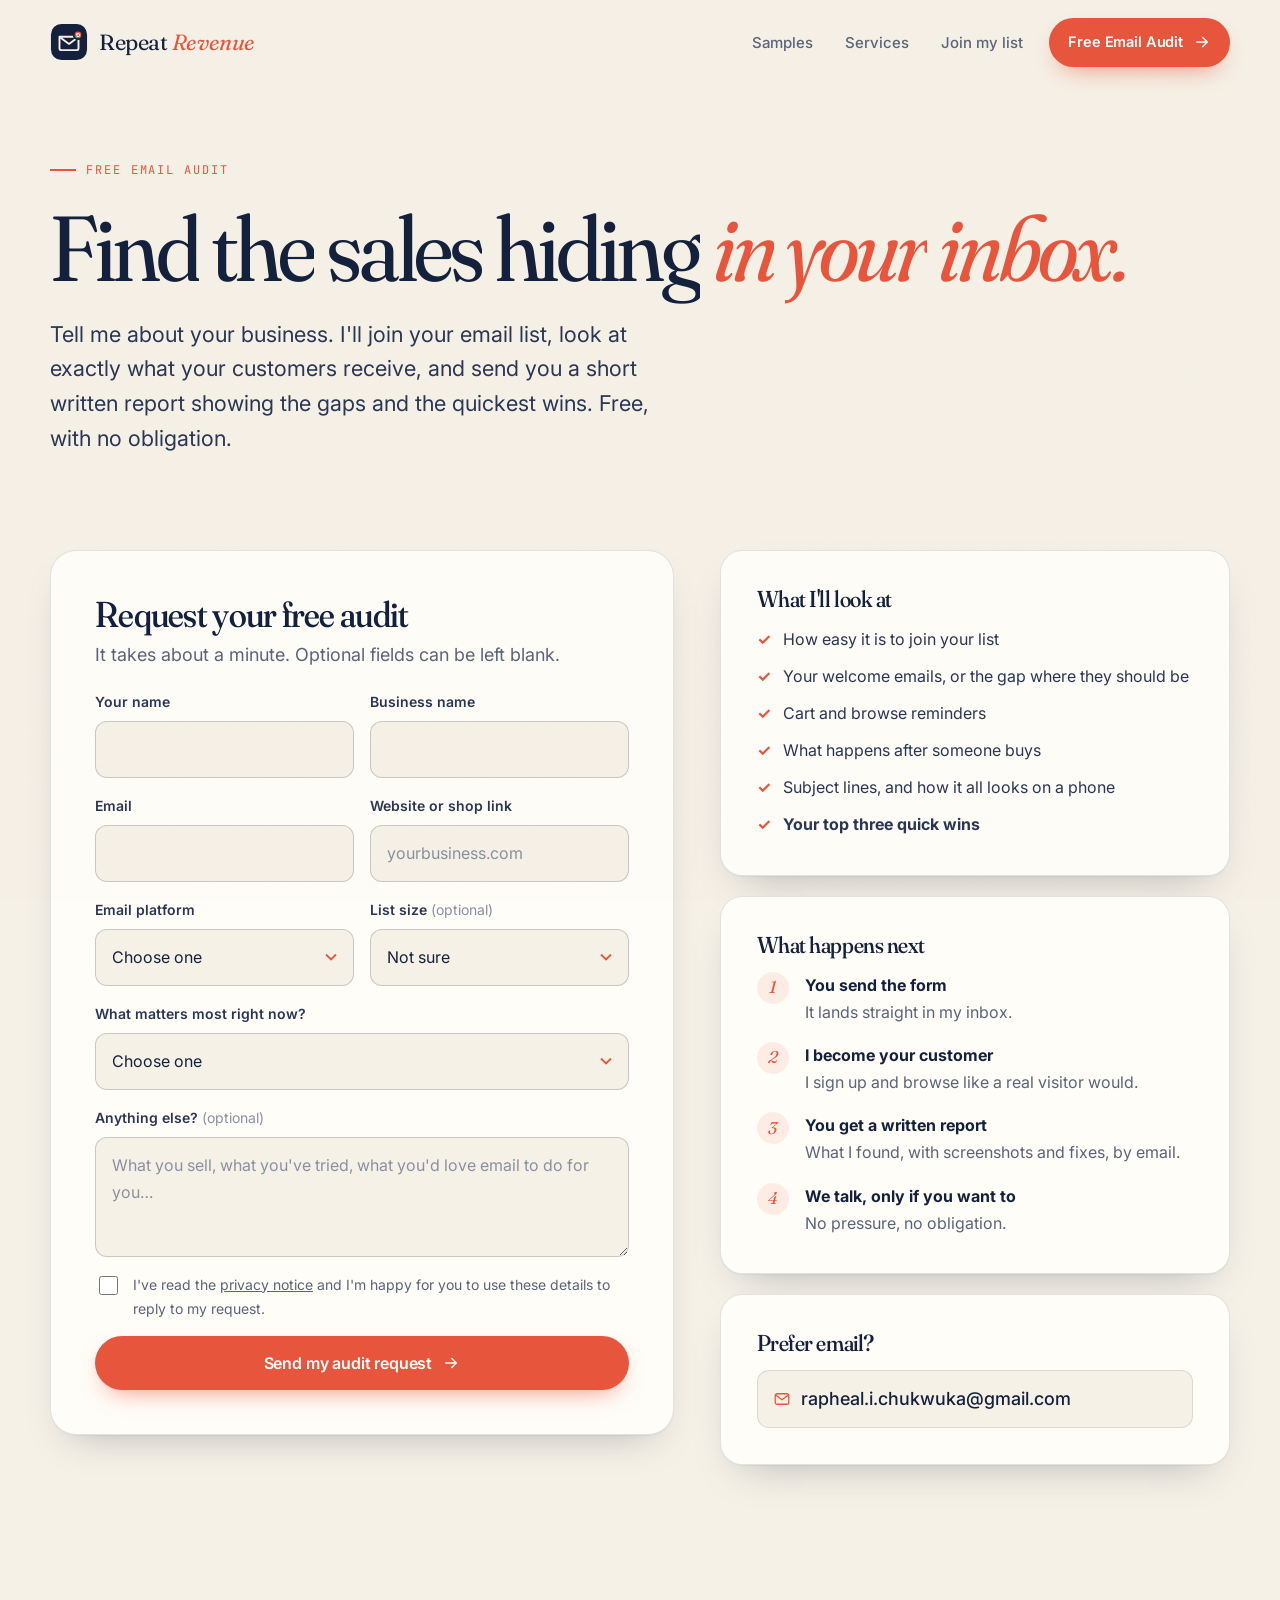
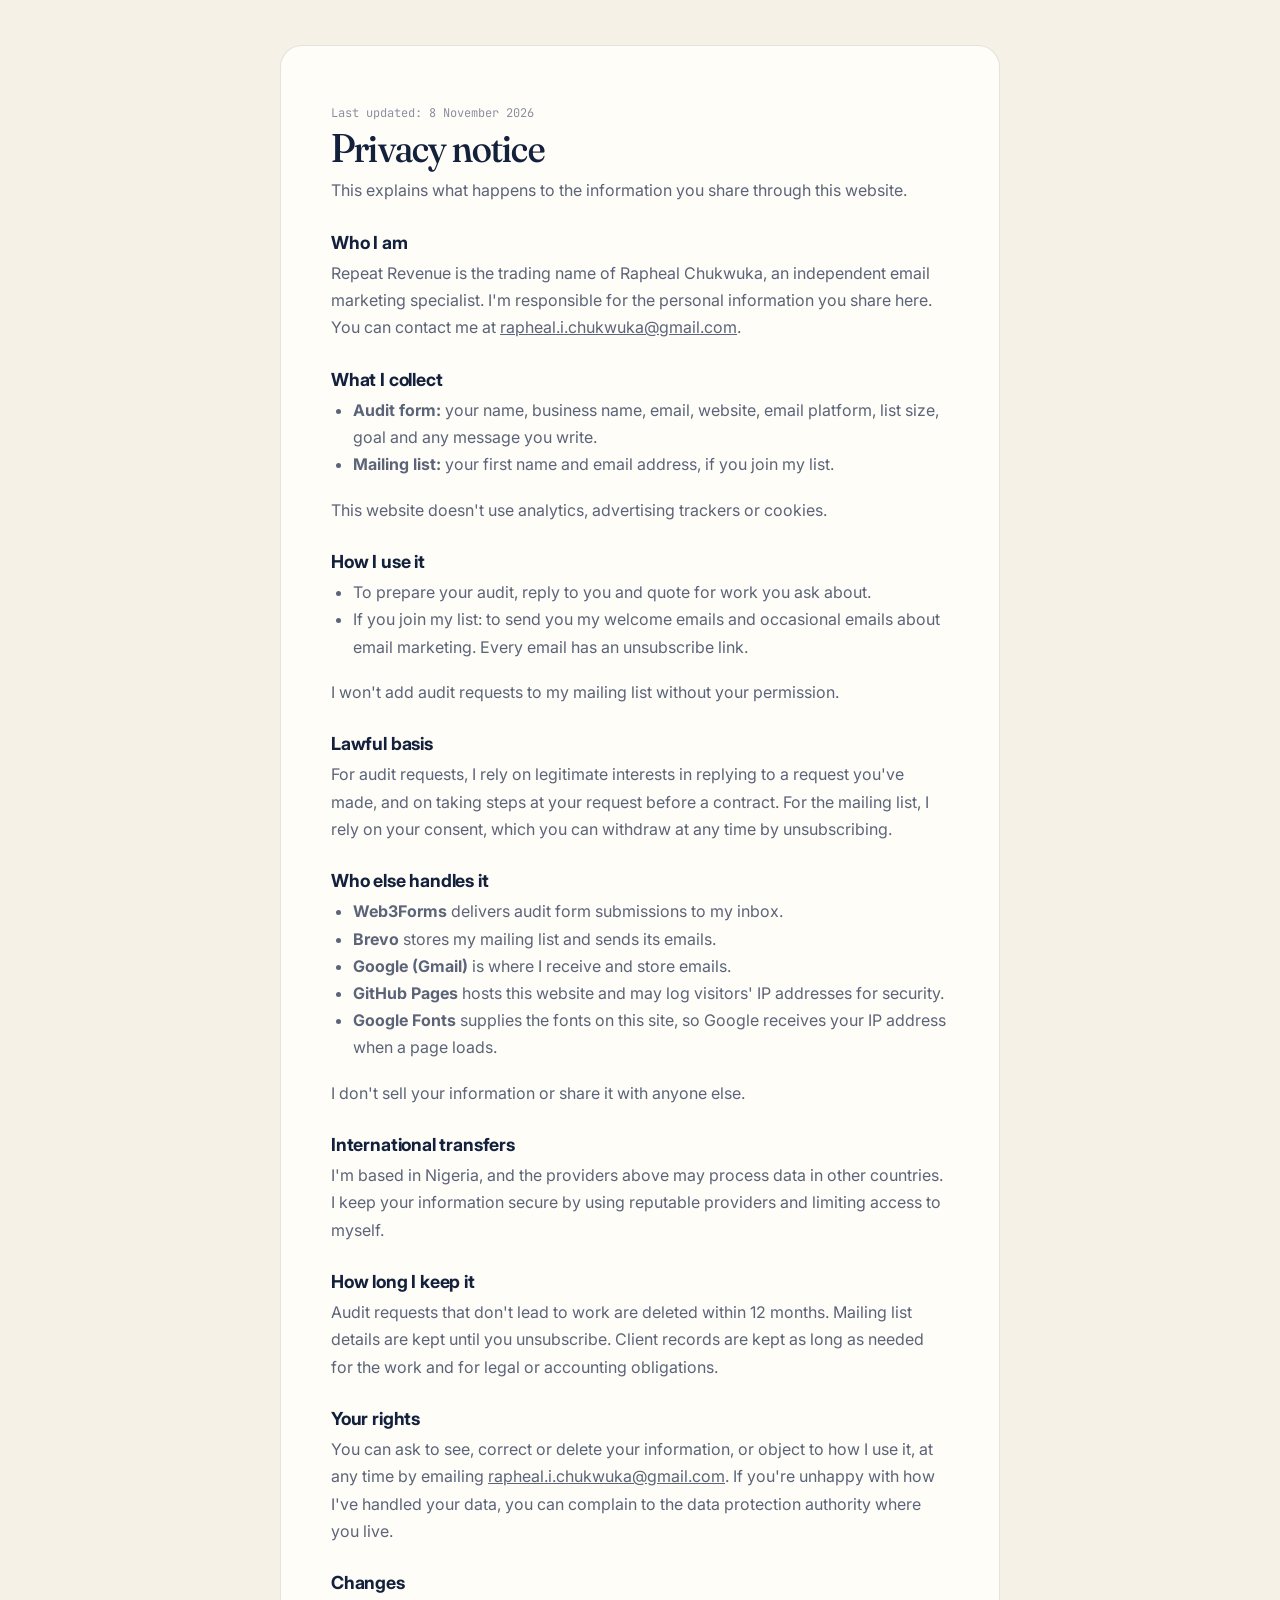
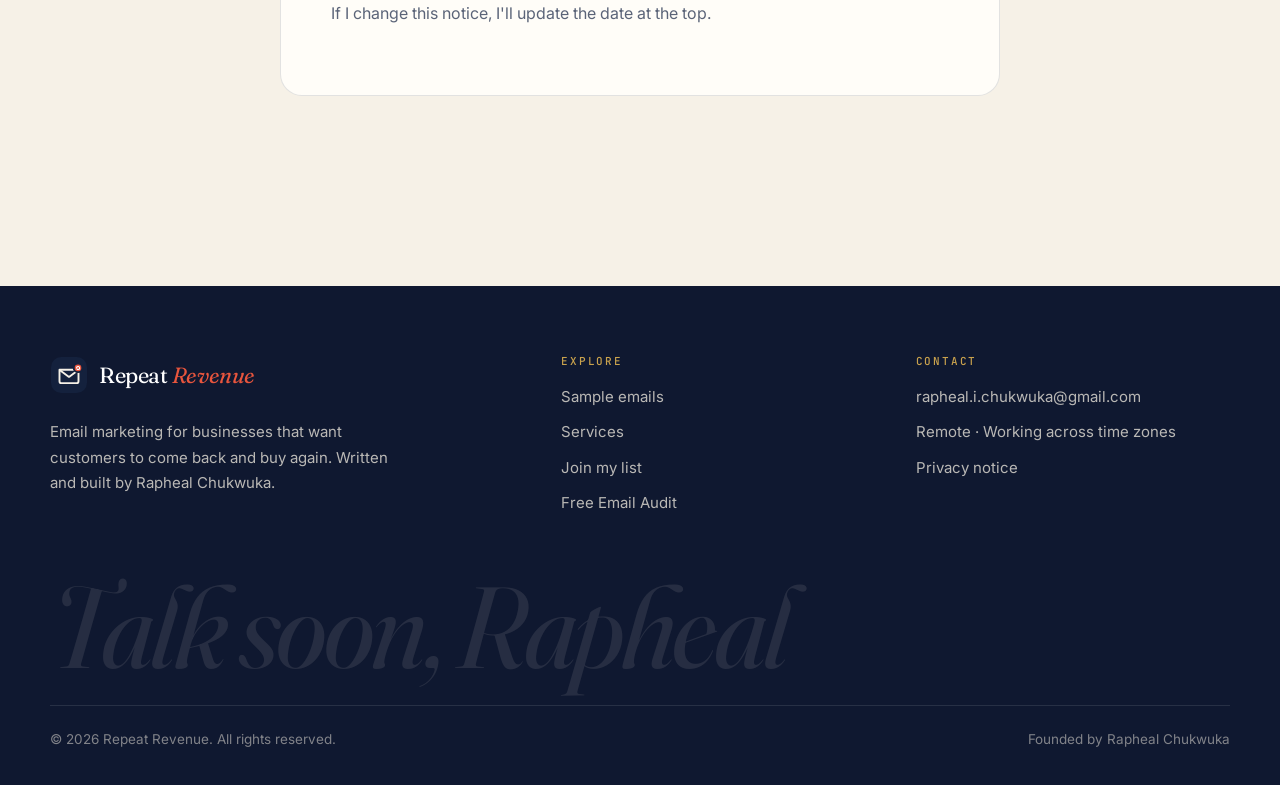
<file: audit.html>
<!DOCTYPE html>
<html lang="en">
<head>
<meta charset="utf-8">
<meta name="viewport" content="width=device-width, initial-scale=1">
<title>Free Email Audit | Repeat Revenue</title>
<meta name="description" content="Get a free audit of your email marketing: a short written report showing what your customers receive, what's missing and your top three quick wins.">
<link rel="canonical" href="https://repeat-revenue.github.io/audit.html">
<meta name="robots" content="index, follow">
<meta name="theme-color" content="#f6f1e7">
<meta property="og:type" content="website">
<meta property="og:site_name" content="Repeat Revenue">
<meta property="og:url" content="https://repeat-revenue.github.io/audit.html">
<meta property="og:title" content="Free Email Audit | Repeat Revenue">
<meta property="og:description" content="Get a free audit of your email marketing: a short written report showing what your customers receive, what's missing and your top three quick wins.">
<meta property="og:image" content="https://repeat-revenue.github.io/assets/img/rapheal-chukwuka.jpg">
<link rel="icon" href="assets/favicon.svg" type="image/svg+xml">
<link rel="preconnect" href="https://fonts.googleapis.com">
<link rel="preconnect" href="https://fonts.gstatic.com" crossorigin>
<link rel="stylesheet" href="https://fonts.googleapis.com/css2?family=Fraunces:ital,opsz,wght,SOFT@0,9..144,300..600,50;1,9..144,300..600,50&amp;family=Inter:wght@400;500;600;700&amp;family=JetBrains+Mono:wght@400;500&amp;display=swap">
<link rel="stylesheet" href="assets/styles.css">
<script>document.documentElement.classList.add("js");</script>
</head>
<body>
<a class="skip" href="#main">Skip to content</a>
<div class="progress" aria-hidden="true"></div>
<header class="nav">
  <div class="container nav__inner">
    <a class="brand" href="index.html" aria-label="Repeat Revenue, home"><svg viewBox="0 0 40 40" aria-hidden="true"><rect x="1" y="1" width="38" height="38" rx="11" fill="#14213d"/><path d="M10 14.5h20v12a2 2 0 0 1-2 2H12a2 2 0 0 1-2-2v-12Z" fill="none" stroke="#f6f1e7" stroke-width="2" stroke-linejoin="round"/><path d="m10.5 15 9.5 7 9.5-7" fill="none" stroke="#f6f1e7" stroke-width="2" stroke-linecap="round" stroke-linejoin="round"/><circle cx="29.5" cy="12.5" r="4.5" fill="#e8553d" stroke="#14213d" stroke-width="2"/><path d="M28 12.6a1.6 1.6 0 1 1 .6 1.3" fill="none" stroke="#fff" stroke-width="1.2" stroke-linecap="round"/></svg><span class="brand__name">Repeat <i>Revenue</i></span></a>
    <button class="nav__toggle" type="button" aria-label="Open menu" aria-expanded="false"><span></span><span></span><span></span></button>
    <nav class="nav__links" aria-label="Main">
      <a href="index.html#samples">Samples</a>
      <a href="index.html#services">Services</a>
      <a href="index.html#demo">Join my list</a>
      <a class="btn btn--primary btn--sm" href="audit.html">Free Email Audit <svg viewBox="0 0 24 24" fill="none" stroke="currentColor" stroke-width="2" stroke-linecap="round" stroke-linejoin="round" aria-hidden="true"><path d="M5 12h14M13 6l6 6-6 6"/></svg></a>
    </nav>
  </div>
</header>
<main id="main">
<section class="page-head">
  <div class="container">
    <span class="kicker" data-reveal>Free Email Audit</span>
    <h1 class="display" data-split>Find the sales hiding <em>in your inbox.</em></h1>
    <p class="lead" data-reveal style="--d:.35s">Tell me about your business. I'll join your email list, look at exactly what your customers receive, and send you a short written report showing the gaps and the quickest wins. Free, with no obligation.</p>
  </div>
</section>

<section class="section--tight" style="padding-top:20px">
  <div class="container audit">
    <div class="form-card" id="audit-form" data-reveal>
      <h2>Request your free audit</h2>
      <p>It takes about a minute. Optional fields can be left blank.</p>
      <form class="form" action="https://api.web3forms.com/submit" method="POST" novalidate>
        <div class="field"><label for="f-name">Your name</label><input id="f-name" name="Name" type="text" autocomplete="name" required></div>
        <div class="field"><label for="f-biz">Business name</label><input id="f-biz" name="Business" type="text" autocomplete="organization" required></div>
        <div class="field"><label for="f-email">Email</label><input id="f-email" name="email" type="email" autocomplete="email" required></div>
        <div class="field"><label for="f-site">Website or shop link</label><input id="f-site" name="Website" type="text" inputmode="url" placeholder="yourbusiness.com" required></div>
        <div class="field">
          <label for="f-platform">Email platform</label>
          <select id="f-platform" name="Email platform" required>
            <option value="" disabled selected>Choose one</option>
            <option>Klaviyo</option><option>Mailchimp</option><option>Brevo</option><option>Shopify Email</option><option>Something else</option><option>None yet</option><option>Not sure</option>
          </select>
        </div>
        <div class="field">
          <label for="f-list">List size <em>(optional)</em></label>
          <select id="f-list" name="List size">
            <option value="" selected>Not sure</option>
            <option>Just starting</option><option>Under 500</option><option>500 to 5,000</option><option>Over 5,000</option>
          </select>
        </div>
        <div class="field field--full">
          <label for="f-goal">What matters most right now?</label>
          <select id="f-goal" name="Goal" required>
            <option value="" disabled selected>Choose one</option>
            <option>More first-time buyers</option><option>More repeat sales</option><option>Win back old customers</option><option>Grow my email list</option><option>Not sure, please advise</option>
          </select>
        </div>
        <div class="field field--full"><label for="f-msg">Anything else? <em>(optional)</em></label><textarea id="f-msg" name="Message" placeholder="What you sell, what you've tried, what you'd love email to do for you…"></textarea></div>
        <input type="hidden" name="access_key" value="cd2b9f6f-7f1a-4442-a4b8-3a4ed3dd6322">
        <input type="hidden" name="subject" value="New Email Audit request: Repeat Revenue">
        <input type="hidden" name="from_name" value="Repeat Revenue website">
        <input type="hidden" name="redirect" value="https://repeat-revenue.github.io/audit.html#sent">
        <input type="checkbox" name="botcheck" class="hp" tabindex="-1" autocomplete="off" aria-hidden="true">
        <label class="consent"><input type="checkbox" name="Privacy notice" value="Read and accepted" required><span>I've read the <a href="#privacy">privacy notice</a> and I'm happy for you to use these details to reply to my request.</span></label>
        <button class="btn btn--primary" type="submit">Send my audit request <svg viewBox="0 0 24 24" fill="none" stroke="currentColor" stroke-width="2" stroke-linecap="round" stroke-linejoin="round" aria-hidden="true"><path d="M5 12h14M13 6l6 6-6 6"/></svg></button>
        <div class="status" role="status" aria-live="polite"></div>
      </form>
    </div>

    <aside class="side">
      <div class="card" data-reveal style="--d:.1s">
        <h3>What I'll look at</h3>
        <ul class="ticks">
          <li>How easy it is to join your list</li>
          <li>Your welcome emails, or the gap where they should be</li>
          <li>Cart and browse reminders</li>
          <li>What happens after someone buys</li>
          <li>Subject lines, and how it all looks on a phone</li>
          <li><b>Your top three quick wins</b></li>
        </ul>
      </div>
      <div class="card" data-reveal style="--d:.2s">
        <h3>What happens next</h3>
        <ol class="steps">
          <li><b>You send the form</b>It lands straight in my inbox.</li>
          <li><b>I become your customer</b>I sign up and browse like a real visitor would.</li>
          <li><b>You get a written report</b>What I found, with screenshots and fixes, by email.</li>
          <li><b>We talk, only if you want to</b>No pressure, no obligation.</li>
        </ol>
      </div>
      <div class="card" data-reveal style="--d:.3s">
        <h3>Prefer email?</h3>
        <a class="contact-line" href="mailto:rapheal.i.chukwuka@gmail.com"><svg viewBox="0 0 24 24" fill="none" stroke="currentColor" stroke-width="1.7" stroke-linecap="round" stroke-linejoin="round" aria-hidden="true"><rect x="3" y="5" width="18" height="14" rx="2.5"/><path d="m4 7 8 6 8-6"/></svg>rapheal.i.chukwuka@gmail.com</a>
      </div>
    </aside>
  </div>
</section>

<section class="section--tight">
  <div class="narrow">
    <article class="legal" id="privacy">
      <span class="updated">Last updated: 8 November 2026</span>
      <h2>Privacy notice</h2>
      <p>This explains what happens to the information you share through this website.</p>

      <h3>Who I am</h3>
      <p>Repeat Revenue is the trading name of Rapheal Chukwuka, an independent email marketing specialist. I'm responsible for the personal information you share here. You can contact me at <a href="mailto:rapheal.i.chukwuka@gmail.com">rapheal.i.chukwuka@gmail.com</a>.</p>

      <h3>What I collect</h3>
      <ul>
        <li><strong>Audit form:</strong> your name, business name, email, website, email platform, list size, goal and any message you write.</li>
        <li><strong>Mailing list:</strong> your first name and email address, if you join my list.</li>
      </ul>
      <p>This website doesn't use analytics, advertising trackers or cookies.</p>

      <h3>How I use it</h3>
      <ul>
        <li>To prepare your audit, reply to you and quote for work you ask about.</li>
        <li>If you join my list: to send you my welcome emails and occasional emails about email marketing. Every email has an unsubscribe link.</li>
      </ul>
      <p>I won't add audit requests to my mailing list without your permission.</p>

      <h3>Lawful basis</h3>
      <p>For audit requests, I rely on legitimate interests in replying to a request you've made, and on taking steps at your request before a contract. For the mailing list, I rely on your consent, which you can withdraw at any time by unsubscribing.</p>

      <h3>Who else handles it</h3>
      <ul>
        <li><strong>Web3Forms</strong> delivers audit form submissions to my inbox.</li>
        <li><strong>Brevo</strong> stores my mailing list and sends its emails.</li>
        <li><strong>Google (Gmail)</strong> is where I receive and store emails.</li>
        <li><strong>GitHub Pages</strong> hosts this website and may log visitors' IP addresses for security.</li>
        <li><strong>Google Fonts</strong> supplies the fonts on this site, so Google receives your IP address when a page loads.</li>
      </ul>
      <p>I don't sell your information or share it with anyone else.</p>

      <h3>International transfers</h3>
      <p>I'm based in Nigeria, and the providers above may process data in other countries. I keep your information secure by using reputable providers and limiting access to myself.</p>

      <h3>How long I keep it</h3>
      <p>Audit requests that don't lead to work are deleted within 12 months. Mailing list details are kept until you unsubscribe. Client records are kept as long as needed for the work and for legal or accounting obligations.</p>

      <h3>Your rights</h3>
      <p>You can ask to see, correct or delete your information, or object to how I use it, at any time by emailing <a href="mailto:rapheal.i.chukwuka@gmail.com">rapheal.i.chukwuka@gmail.com</a>. If you're unhappy with how I've handled your data, you can complain to the data protection authority where you live.</p>

      <h3>Changes</h3>
      <p>If I change this notice, I'll update the date at the top.</p>
    </article>
  </div>
</section>
</main>
<footer class="footer">
  <div class="container">
    <div class="footer__grid">
      <div>
        <a class="brand" href="index.html" aria-label="Repeat Revenue, home"><svg viewBox="0 0 40 40" aria-hidden="true"><rect x="1" y="1" width="38" height="38" rx="11" fill="#14213d"/><path d="M10 14.5h20v12a2 2 0 0 1-2 2H12a2 2 0 0 1-2-2v-12Z" fill="none" stroke="#f6f1e7" stroke-width="2" stroke-linejoin="round"/><path d="m10.5 15 9.5 7 9.5-7" fill="none" stroke="#f6f1e7" stroke-width="2" stroke-linecap="round" stroke-linejoin="round"/><circle cx="29.5" cy="12.5" r="4.5" fill="#e8553d" stroke="#14213d" stroke-width="2"/><path d="M28 12.6a1.6 1.6 0 1 1 .6 1.3" fill="none" stroke="#fff" stroke-width="1.2" stroke-linecap="round"/></svg><span class="brand__name">Repeat <i>Revenue</i></span></a>
        <p>Email marketing for businesses that want customers to come back and buy again. Written and built by Rapheal Chukwuka.</p>
      </div>
      <div>
        <h4>Explore</h4>
        <ul>
          <li><a href="index.html#samples">Sample emails</a></li>
          <li><a href="index.html#services">Services</a></li>
          <li><a href="index.html#demo">Join my list</a></li>
          <li><a href="audit.html">Free Email Audit</a></li>
        </ul>
      </div>
      <div>
        <h4>Contact</h4>
        <ul>
          <li><a href="mailto:rapheal.i.chukwuka@gmail.com">rapheal.i.chukwuka@gmail.com</a></li>
          <li>Remote · Working across time zones</li>
          <li><a href="audit.html#privacy">Privacy notice</a></li>
        </ul>
      </div>
    </div>
    <div class="footer__sign" aria-hidden="true">Talk soon, Rapheal</div>
    <div class="footer__bottom">
      <span>© <span data-year>2026</span> Repeat Revenue. All rights reserved.</span>
      <span>Founded by Rapheal Chukwuka</span>
    </div>
  </div>
</footer>
<script src="assets/main.js"></script>
</body>
</html>
</file>
<file: assets/styles.css>
/* =========================================================
   Repeat Revenue — editorial "letter" theme
   ========================================================= */
:root {
  --paper: #f6f1e7;
  --paper-2: #efe7d8;
  --card: #fffdf8;
  --ink: #14213d;
  --ink-2: #2a3654;
  --muted: #5b6478;
  --dim: #8a90a0;
  --line: rgba(20, 33, 61, .12);
  --line-2: rgba(20, 33, 61, .2);
  --coral: #e8553d;
  --coral-2: #c9432d;
  --coral-soft: rgba(232, 85, 61, .1);
  --gold: #c9a24d;
  --gold-soft: rgba(201, 162, 77, .16);
  --green: #2f8f6b;
  --night: #0f1830;
  --radius: 22px;
  --maxw: 1180px;
  --serif: "Fraunces", Georgia, "Times New Roman", serif;
  --sans: "Inter", system-ui, -apple-system, "Segoe UI", sans-serif;
  --mono: "JetBrains Mono", ui-monospace, Menlo, monospace;
  --ease: cubic-bezier(.2, .8, .2, 1);
  --shadow: 0 1px 0 rgba(20,33,61,.04), 0 18px 40px -22px rgba(20,33,61,.35);
}
*, *::before, *::after { box-sizing: border-box; }
html { scroll-behavior: smooth; -webkit-text-size-adjust: 100%; }
body {
  margin: 0; background: var(--paper); color: var(--ink);
  font-family: var(--sans); font-size: 18px; line-height: 1.7;
  -webkit-font-smoothing: antialiased; overflow-x: hidden;
}
body::before {
  content: ""; position: fixed; inset: 0; pointer-events: none; z-index: 100; opacity: .35; mix-blend-mode: multiply;
  background-image: url("data:image/svg+xml,%3Csvg xmlns='http://www.w3.org/2000/svg' width='180' height='180'%3E%3Cfilter id='n'%3E%3CfeTurbulence type='fractalNoise' baseFrequency='.85' numOctaves='3' stitchTiles='stitch'/%3E%3CfeColorMatrix values='0 0 0 0 .55 0 0 0 0 .5 0 0 0 0 .4 0 0 0 .09 0'/%3E%3C/filter%3E%3Crect width='100%25' height='100%25' filter='url(%23n)'/%3E%3C/svg%3E");
}
img { max-width: 100%; display: block; }
a { color: inherit; }
p { margin: 0 0 1.1em; }
h1, h2, h3, h4 { margin: 0; font-family: var(--serif); font-weight: 500; letter-spacing: -0.02em; line-height: 1.08; font-variation-settings: "opsz" 144, "SOFT" 50; }
ul, ol { margin: 0; padding: 0; list-style: none; }
::selection { background: var(--coral); color: #fff; }
:focus-visible { outline: 2px solid var(--coral); outline-offset: 3px; border-radius: 6px; }
.skip { position: fixed; left: 16px; top: -60px; z-index: 200; padding: 10px 16px; border-radius: 10px; background: var(--ink); color: #fff; font-weight: 600; transition: top .2s; }
.skip:focus { top: 16px; }

.container { width: min(var(--maxw), 100% - 48px); margin-inline: auto; }
.narrow { width: min(720px, 100% - 48px); margin-inline: auto; }
.section { position: relative; padding: clamp(80px, 11vw, 140px) 0; }
.section--tight { padding: clamp(56px, 7vw, 90px) 0; }

/* Type */
.kicker {
  display: inline-flex; align-items: center; gap: 10px;
  font-family: var(--mono); font-size: 12px; letter-spacing: .16em; text-transform: uppercase; color: var(--coral);
}
.kicker::before { content: ""; width: 26px; height: 1.5px; background: currentColor; }
.display { font-size: clamp(46px, 7.2vw, 96px); font-weight: 400; line-height: 1; letter-spacing: -0.035em; }
.display em, .h2 em { font-style: italic; color: var(--coral); }
.h2 { font-size: clamp(36px, 5vw, 62px); font-weight: 400; letter-spacing: -0.03em; }
.h3 { font-size: clamp(23px, 2.3vw, 29px); line-height: 1.2; }
.lead { font-size: clamp(19px, 1.7vw, 22px); color: var(--ink-2); line-height: 1.6; max-width: 620px; }
.muted { color: var(--muted); }
.center { text-align: center; }
.center .lead { margin-inline: auto; }
.head { display: grid; gap: 20px; justify-items: start; margin-bottom: clamp(44px, 6vw, 70px); }
.head.center { justify-items: center; }

/* Highlighter mark */
.mark { background: linear-gradient(transparent 62%, rgba(232,85,61,.28) 62%); background-size: 0% 100%; background-repeat: no-repeat; transition: background-size 1.1s var(--ease) .3s; }
.is-in .mark, .mark.is-in { background-size: 100% 100%; }

/* Buttons */
.btn {
  position: relative; display: inline-flex; align-items: center; justify-content: center; gap: 10px;
  padding: 16px 26px; border-radius: 999px; border: 1.5px solid transparent;
  font-family: var(--sans); font-weight: 600; font-size: 16px; letter-spacing: -0.01em; text-decoration: none;
  cursor: pointer; white-space: nowrap; transition: transform .35s var(--ease), box-shadow .35s var(--ease), background .3s, color .3s, border-color .3s;
}
.btn svg { width: 18px; height: 18px; transition: transform .35s var(--ease); }
.btn:hover svg { transform: translateX(4px); }
.btn--primary { background: var(--coral); color: #fff; box-shadow: 0 10px 26px -12px rgba(232,85,61,.8); }
.btn--primary:hover { background: var(--coral-2); transform: translateY(-2px); box-shadow: 0 16px 32px -14px rgba(232,85,61,.9); }
.btn--ink { background: var(--ink); color: var(--paper); }
.btn--ink:hover { transform: translateY(-2px); background: #0b1428; }
.btn--ghost { border-color: var(--line-2); color: var(--ink); background: transparent; }
.btn--ghost:hover { border-color: var(--ink); transform: translateY(-2px); }
.btn--sm { padding: 11px 18px; font-size: 14.5px; }
.btn-row { display: flex; flex-wrap: wrap; gap: 14px; align-items: center; }

/* Nav */
.nav { position: fixed; inset: 0 0 auto 0; z-index: 50; padding: 18px 0; transition: padding .35s var(--ease), background .35s, border-color .35s; border-bottom: 1px solid transparent; }
.nav.is-scrolled { padding: 10px 0; background: rgba(246,241,231,.86); backdrop-filter: blur(14px) saturate(140%); -webkit-backdrop-filter: blur(14px) saturate(140%); border-color: var(--line); }
.nav__inner { display: flex; align-items: center; justify-content: space-between; gap: 20px; }
.brand { display: inline-flex; align-items: center; gap: 11px; text-decoration: none; }
.brand svg { width: 38px; height: 38px; flex: none; }
.brand__name { font-family: var(--serif); font-size: 22px; letter-spacing: -0.02em; line-height: 1; }
.brand__name i { font-style: italic; color: var(--coral); }
.nav__links { display: flex; align-items: center; gap: 4px; }
.nav__links a:not(.btn) { padding: 9px 14px; border-radius: 999px; text-decoration: none; font-size: 15px; font-weight: 500; color: var(--muted); transition: color .25s, background .25s; }
.nav__links a:not(.btn):hover { color: var(--ink); background: rgba(20,33,61,.05); }
.nav__links .btn { margin-left: 8px; }
.nav__toggle { display: none; width: 44px; height: 44px; border-radius: 50%; border: 1.5px solid var(--line-2); background: transparent; color: var(--ink); cursor: pointer; }
.nav__toggle span { display: block; width: 17px; height: 1.6px; background: currentColor; margin: 4px auto; transition: transform .3s var(--ease), opacity .3s; }
.nav.is-open .nav__toggle span:nth-child(1) { transform: translateY(5.6px) rotate(45deg); }
.nav.is-open .nav__toggle span:nth-child(2) { opacity: 0; }
.nav.is-open .nav__toggle span:nth-child(3) { transform: translateY(-5.6px) rotate(-45deg); }
@media (max-width: 820px) {
  .nav__toggle { display: block; }
  .nav__links { position: fixed; inset: 72px 16px auto 16px; flex-direction: column; align-items: stretch; padding: 14px; background: var(--card); border: 1px solid var(--line); border-radius: var(--radius); box-shadow: var(--shadow); opacity: 0; transform: translateY(-10px); pointer-events: none; transition: opacity .3s var(--ease), transform .3s var(--ease); }
  .nav.is-open .nav__links { opacity: 1; transform: none; pointer-events: auto; }
  .nav__links a:not(.btn) { padding: 14px 16px; font-size: 17px; }
  .nav__links .btn { margin: 8px 0 0; }
}

/* Hero */
.hero { position: relative; padding: 150px 0 100px; overflow: hidden; }
.hero__grid { display: grid; grid-template-columns: 1.05fr .95fr; gap: clamp(40px, 6vw, 80px); align-items: center; }
.hero__copy { display: grid; gap: 26px; justify-items: start; }
.hero .display { font-size: clamp(44px, 5.4vw, 76px); }
.hero__note { display: flex; flex-wrap: wrap; gap: 8px 20px; font-size: 14.5px; color: var(--muted); }
.hero__note span { display: inline-flex; align-items: center; gap: 8px; }
.hero__note svg { width: 16px; height: 16px; color: var(--coral); }
@media (max-width: 960px) { .hero__grid { grid-template-columns: 1fr; } .hero { padding-top: 130px; } }

/* Floating envelopes in hero bg */
.envelopes { position: absolute; inset: 0; pointer-events: none; z-index: 0; }
.envelopes svg { position: absolute; width: 64px; opacity: .12; color: var(--ink); animation: float 14s ease-in-out infinite; }
.envelopes svg:nth-child(1) { top: 18%; left: 4%; transform: rotate(-12deg); }
.envelopes svg:nth-child(2) { bottom: 3%; left: 46%; width: 44px; animation-delay: -4s; }
.envelopes svg:nth-child(3) { top: 12%; right: 6%; width: 52px; animation-delay: -8s; }
@keyframes float { 50% { translate: 0 -18px; rotate: 6deg; } }
.hero > .container { position: relative; z-index: 1; }
@media (max-width: 700px) { .envelopes { display: none; } }

/* Phone / inbox */
.phone {
  position: relative; justify-self: center; width: min(390px, 100%);
  border-radius: 44px; padding: 14px; background: var(--night);
  box-shadow: 0 50px 80px -40px rgba(15,24,48,.65), 0 0 0 1px rgba(255,255,255,.04) inset;
}
.phone::before { content: ""; position: absolute; top: 22px; left: 50%; width: 92px; height: 24px; margin-left: -46px; border-radius: 20px; background: #050a18; z-index: 3; }
.screen { position: relative; border-radius: 32px; overflow: hidden; background: var(--card); }
.screen__bar { display: flex; justify-content: space-between; padding: 16px 26px 6px; font-size: 12.5px; font-weight: 600; color: var(--ink); }
.screen__head { padding: 16px 20px 10px; display: flex; align-items: baseline; justify-content: space-between; }
.screen__head h3 { font-family: var(--sans); font-size: 26px; font-weight: 700; letter-spacing: -0.02em; }
.screen__head span { font-family: var(--mono); font-size: 10.5px; color: var(--dim); letter-spacing: .08em; text-transform: uppercase; }
.mail-list { position: relative; padding: 0 10px 96px; display: grid; gap: 2px; }
.mail {
  position: relative; display: grid; grid-template-columns: 38px 1fr; gap: 12px; align-items: start;
  padding: 12px 12px; border-radius: 16px; background: transparent;
  opacity: 0; transform: translateY(-14px) scale(.98);
  transition: opacity .55s var(--ease), transform .55s var(--ease), background .4s;
}
.mail.is-on { opacity: 1; transform: none; }
.mail.is-open { background: rgba(20,33,61,.035); }
.mail__av { width: 38px; height: 38px; border-radius: 50%; display: grid; place-items: center; background: var(--coral); color: #fff; font-family: var(--serif); font-size: 17px; font-style: italic; }
.mail__top { display: flex; justify-content: space-between; gap: 8px; font-size: 13px; }
.mail__from { font-weight: 700; }
.mail__time { color: var(--dim); font-size: 12px; white-space: nowrap; }
.mail__subj { font-size: 14px; font-weight: 600; line-height: 1.35; margin-top: 1px; }
.mail__prev { font-size: 12.5px; color: var(--muted); line-height: 1.4; display: -webkit-box; -webkit-line-clamp: 1; -webkit-box-orient: vertical; overflow: hidden; }
.mail::after { content: ""; position: absolute; left: 4px; top: 26px; width: 7px; height: 7px; border-radius: 50%; background: var(--coral); transition: opacity .4s; }
.mail.is-open::after { opacity: 0; }
.mail__tags { display: flex; gap: 6px; margin-top: 7px; }
.tag { font-family: var(--mono); font-size: 10px; letter-spacing: .06em; text-transform: uppercase; padding: 3px 8px; border-radius: 999px; background: rgba(20,33,61,.06); color: var(--muted); opacity: 0; transform: scale(.85); transition: opacity .35s, transform .35s var(--ease), background .3s, color .3s; }
.tag.is-on { opacity: 1; transform: none; }
.tag--open.is-on { background: var(--gold-soft); color: #8a6a1f; }
.tag--click.is-on { background: var(--coral-soft); color: var(--coral-2); }
.toast {
  position: absolute; left: 14px; right: 14px; bottom: 16px; z-index: 2;
  display: flex; gap: 12px; align-items: center; padding: 13px 15px; border-radius: 18px;
  background: rgba(15,24,48,.94); color: #fff; backdrop-filter: blur(10px);
  box-shadow: 0 18px 40px -16px rgba(15,24,48,.7);
  opacity: 0; transform: translateY(24px); transition: opacity .5s var(--ease), transform .5s var(--ease);
}
.toast.is-on { opacity: 1; transform: none; }
.toast__ic { width: 36px; height: 36px; border-radius: 10px; display: grid; place-items: center; background: var(--green); flex: none; }
.toast__ic svg { width: 19px; height: 19px; }
.toast b { display: block; font-size: 14px; }
.toast small { font-size: 12px; opacity: .7; }
.phone__caption { margin-top: 14px; text-align: center; font-family: var(--mono); font-size: 11px; letter-spacing: .06em; color: var(--dim); }
.stamp {
  position: absolute; top: -18px; right: -14px; z-index: 4; width: 98px; height: 98px; border-radius: 50%;
  display: grid; place-items: center; background: var(--paper); border: 1.5px dashed var(--coral); color: var(--coral);
  font-family: var(--mono); font-size: 9.5px; letter-spacing: .14em; text-transform: uppercase; text-align: center; line-height: 1.5;
  animation: spin 22s linear infinite; box-shadow: var(--shadow);
}
@keyframes spin { to { transform: rotate(360deg); } }
@media (max-width: 480px) { .stamp { right: 0; width: 82px; height: 82px; font-size: 8.5px; } }

/* Ticker */
.ticker { overflow: hidden; border-block: 1px solid var(--line); background: var(--paper-2); padding: 18px 0; }
.ticker__track { display: flex; width: max-content; animation: ticker 40s linear infinite; }
.ticker span { display: inline-flex; align-items: center; gap: 42px; padding-right: 42px; font-family: var(--serif); font-size: clamp(19px, 2vw, 25px); white-space: nowrap; }
.ticker span:nth-child(even) { font-style: italic; color: var(--coral); }
.ticker span::after { content: "✉"; font-family: var(--sans); font-size: .6em; color: var(--gold); font-style: normal; }
@keyframes ticker { to { transform: translateX(-50%); } }

/* Story letter */
.letter {
  position: relative; background: var(--card); border: 1px solid var(--line); border-radius: 6px;
  padding: clamp(32px, 6vw, 72px); box-shadow: var(--shadow);
  background-image: repeating-linear-gradient(transparent 0 37px, rgba(20,33,61,.05) 37px 38px);
}
.letter::before { content: ""; position: absolute; top: 0; left: 0; right: 0; height: 6px; background: repeating-linear-gradient(90deg, var(--coral) 0 22px, var(--card) 22px 30px, var(--ink) 30px 52px, var(--card) 52px 60px); border-radius: 6px 6px 0 0; }
.letter p { font-family: var(--serif); font-size: clamp(20px, 2vw, 24px); line-height: 1.6; color: var(--ink-2); font-variation-settings: "opsz" 24; }
.letter p.big { font-size: clamp(26px, 3vw, 34px); color: var(--ink); }
.letter .sign { font-style: italic; color: var(--coral); }

/* Leaks */
.grid-3 { display: grid; grid-template-columns: repeat(3, 1fr); gap: 22px; }
.grid-2 { display: grid; grid-template-columns: repeat(2, 1fr); gap: 22px; }
@media (max-width: 960px) { .grid-3 { grid-template-columns: 1fr; } }
@media (max-width: 720px) { .grid-2 { grid-template-columns: 1fr; } }
.card { position: relative; background: var(--card); border: 1px solid var(--line); border-radius: var(--radius); padding: clamp(26px, 3vw, 36px); box-shadow: var(--shadow); transition: transform .45s var(--ease), box-shadow .45s var(--ease), border-color .3s; }
.card:hover { transform: translateY(-5px) rotate(-.3deg); box-shadow: 0 1px 0 rgba(20,33,61,.04), 0 30px 50px -26px rgba(20,33,61,.45); border-color: var(--line-2); }
.leak { display: grid; gap: 14px; align-content: start; }
.leak__no { font-family: var(--serif); font-style: italic; font-size: 54px; line-height: 1; color: var(--coral); }
.leak p { color: var(--muted); margin: 0; font-size: 16.5px; }
.leak .cost { margin-top: 6px; padding-top: 14px; border-top: 1px dashed var(--line-2); font-size: 15px; color: var(--ink-2); }
.leak .cost b { color: var(--coral-2); }

/* Guide */
.guide { display: grid; grid-template-columns: .8fr 1.2fr; gap: clamp(36px, 6vw, 80px); align-items: center; }
.polaroid { position: relative; justify-self: center; width: min(380px, 100%); background: var(--card); padding: 14px 14px 64px; border-radius: 4px; box-shadow: 0 30px 60px -30px rgba(20,33,61,.5); transform: rotate(-3deg); transition: transform .6s var(--ease); }
.polaroid:hover { transform: rotate(0); }
.polaroid img { aspect-ratio: 1; object-fit: cover; width: 100%; border-radius: 2px; }
.polaroid figcaption { position: absolute; left: 0; right: 0; bottom: 18px; text-align: center; font-family: var(--serif); font-style: italic; font-size: 21px; }
.polaroid::after { content: ""; position: absolute; top: -14px; left: 50%; width: 110px; height: 30px; margin-left: -55px; background: rgba(201,162,77,.35); transform: rotate(4deg); }
.guide__copy { display: grid; gap: 22px; justify-items: start; }
.guide__copy p { color: var(--ink-2); margin: 0; }
@media (max-width: 860px) { .guide { grid-template-columns: 1fr; } }

/* Plan */
.plan { display: grid; grid-template-columns: repeat(3, 1fr); gap: 22px; counter-reset: step; }
.plan li { position: relative; padding: 34px 30px 30px; border-radius: var(--radius); border: 1px solid var(--line); background: var(--card); box-shadow: var(--shadow); }
.plan li::before { counter-increment: step; content: "0" counter(step); display: block; font-family: var(--mono); font-size: 12px; letter-spacing: .14em; color: var(--coral); margin-bottom: 18px; }
.plan h3 { margin-bottom: 10px; }
.plan p { margin: 0; color: var(--muted); font-size: 16.5px; }
.plan li:not(:last-child)::after { content: "→"; position: absolute; right: -19px; top: 50%; z-index: 1; width: 34px; height: 34px; margin-top: -17px; border-radius: 50%; display: grid; place-items: center; background: var(--coral); color: #fff; font-size: 16px; }
@media (max-width: 860px) { .plan { grid-template-columns: 1fr; } .plan li:not(:last-child)::after { right: 50%; top: auto; bottom: -19px; margin: 0 -17px 0 0; content: "↓"; } }

/* Offer */
.offer { position: relative; overflow: hidden; border-radius: 30px; background: var(--night); color: #f3ede2; padding: clamp(34px, 6vw, 72px); display: grid; grid-template-columns: 1fr 1fr; gap: clamp(30px, 5vw, 64px); align-items: center; }
.offer::before { content: ""; position: absolute; width: 520px; height: 520px; right: -160px; top: -200px; border-radius: 50%; background: radial-gradient(circle, rgba(232,85,61,.35), transparent 65%); }
.offer > * { position: relative; }
.offer .kicker { color: var(--gold); }
.offer h2 { color: #fff; }
.offer h2 em { color: var(--gold); font-style: italic; }
.offer p { color: rgba(243,237,226,.78); }
.offer .btn--ghost { color: #fff; border-color: rgba(255,255,255,.3); }
.offer .btn--ghost:hover { border-color: #fff; }
.flow { display: grid; gap: 10px; }
.flow li { display: grid; grid-template-columns: 46px 1fr; gap: 14px; align-items: center; padding: 14px 16px; border-radius: 16px; background: rgba(255,255,255,.05); border: 1px solid rgba(255,255,255,.09); transition: background .3s, transform .4s var(--ease); }
.flow li:hover { background: rgba(255,255,255,.09); transform: translateX(6px); }
.flow .day { font-family: var(--mono); font-size: 11px; letter-spacing: .08em; color: var(--gold); text-align: center; line-height: 1.3; }
.flow b { display: block; color: #fff; font-size: 16px; font-weight: 600; }
.flow span { font-size: 14px; color: rgba(243,237,226,.65); }
@media (max-width: 900px) { .offer { grid-template-columns: 1fr; } }

/* Services */
.svc { display: grid; gap: 14px; align-content: start; }
.svc__ic { width: 50px; height: 50px; border-radius: 14px; display: grid; place-items: center; background: var(--coral-soft); color: var(--coral); }
.svc__ic svg { width: 24px; height: 24px; }
.svc p { color: var(--muted); margin: 0; font-size: 16.5px; }
.svc .when { font-family: var(--mono); font-size: 11.5px; letter-spacing: .08em; text-transform: uppercase; color: var(--dim); }

/* Samples */
.samples { display: grid; grid-template-columns: repeat(3, 1fr); gap: 22px; }
@media (max-width: 960px) { .samples { grid-template-columns: 1fr; } }
.sample { display: grid; gap: 12px; text-align: left; font: inherit; color: inherit; cursor: pointer; }
.sample__label { font-family: var(--mono); font-size: 11px; letter-spacing: .1em; text-transform: uppercase; color: var(--coral); }
.sample__subj { font-family: var(--serif); font-size: 23px; line-height: 1.25; }
.sample__prev { color: var(--muted); font-size: 15.5px; margin: 0; }
.sample__meta { display: flex; justify-content: space-between; align-items: center; margin-top: 4px; padding-top: 14px; border-top: 1px dashed var(--line-2); font-size: 14px; color: var(--dim); }
.sample__meta b { color: var(--coral); font-weight: 600; }

/* Email reader dialog */
dialog.reader { width: min(680px, 100% - 24px); max-height: calc(100vh - 40px); padding: 0; border: 0; border-radius: 22px; background: var(--card); color: var(--ink); box-shadow: 0 50px 100px -30px rgba(15,24,48,.6); }
dialog.reader::backdrop { background: rgba(15,24,48,.5); backdrop-filter: blur(4px); }
dialog.reader[open] { animation: pop .45s var(--ease); }
@keyframes pop { from { opacity: 0; transform: translateY(20px) scale(.97); } }
.reader__head { position: sticky; top: 0; z-index: 1; background: var(--card); padding: 20px 24px 16px; border-bottom: 1px solid var(--line); display: grid; gap: 6px; }
.reader__row { font-size: 13.5px; color: var(--muted); }
.reader__row b { color: var(--ink); font-weight: 600; }
.reader__subj { font-family: var(--serif); font-size: 24px; line-height: 1.25; padding-right: 40px; }
.reader__close { position: absolute; top: 16px; right: 16px; width: 38px; height: 38px; border-radius: 50%; border: 1px solid var(--line-2); background: var(--card); cursor: pointer; font-size: 20px; line-height: 1; color: var(--ink); }
.reader__body { padding: 24px 28px 30px; font-size: 16.5px; line-height: 1.7; }
.reader__body p { margin: 0 0 1em; }
.reader__body .cta-mock { display: inline-block; margin: 6px 0 18px; padding: 12px 22px; border-radius: 8px; background: var(--ink); color: #fff; font-weight: 600; font-size: 15px; }
.reader__body .ps { color: var(--muted); font-style: italic; }
.reader__note { margin: 0; padding: 14px 24px; background: var(--paper-2); font-size: 13px; color: var(--muted); border-radius: 0 0 22px 22px; }

/* Demo signup */
.demo { position: relative; overflow: hidden; border-radius: 30px; border: 1.5px dashed var(--coral); background: var(--card); padding: clamp(34px, 6vw, 64px); display: grid; grid-template-columns: 1.1fr .9fr; gap: clamp(30px, 5vw, 56px); align-items: center; }
.demo__copy { display: grid; gap: 18px; justify-items: start; }
.demo__copy p { margin: 0; color: var(--ink-2); }
.demo__list { display: grid; gap: 8px; font-size: 16px; color: var(--ink-2); }
.demo__list li { display: flex; gap: 10px; }
.demo__list li::before { content: "✉"; color: var(--coral); }
@media (max-width: 880px) { .demo { grid-template-columns: 1fr; } }

/* Forms */
.form { display: grid; grid-template-columns: 1fr 1fr; gap: 16px; }
.form--stack { grid-template-columns: 1fr; }
.field { display: grid; gap: 7px; }
.field--full { grid-column: 1 / -1; }
.field label { font-size: 14px; font-weight: 600; color: var(--ink-2); }
.field label em { font-style: normal; font-weight: 400; color: var(--dim); }
.field input, .field select, .field textarea {
  width: 100%; font: inherit; font-size: 16px; color: var(--ink);
  padding: 14px 16px; border-radius: 12px; background: var(--paper); border: 1.5px solid var(--line-2);
  transition: border-color .25s, box-shadow .25s, background .25s; -webkit-appearance: none; appearance: none;
}
.field select { background-image: url("data:image/svg+xml,%3Csvg xmlns='http://www.w3.org/2000/svg' width='12' height='8' fill='none' stroke='%23e8553d' stroke-width='1.8'%3E%3Cpath d='m1 1.5 5 5 5-5'/%3E%3C/svg%3E"); background-repeat: no-repeat; background-position: right 16px center; padding-right: 42px; }
.field textarea { min-height: 120px; resize: vertical; }
.field input::placeholder, .field textarea::placeholder { color: var(--dim); }
.field input:focus, .field select:focus, .field textarea:focus { outline: none; border-color: var(--coral); background: #fff; box-shadow: 0 0 0 4px rgba(232,85,61,.12); }
.consent { grid-column: 1 / -1; display: flex; gap: 12px; align-items: flex-start; font-size: 14px; color: var(--muted); }
.consent input { width: 19px; height: 19px; margin-top: 3px; accent-color: var(--coral); flex: none; }
.form .btn { grid-column: 1 / -1; width: 100%; }
.hp { position: absolute !important; left: -9999px !important; width: 1px; height: 1px; overflow: hidden; }
.status { grid-column: 1 / -1; display: none; padding: 15px 17px; border-radius: 12px; font-size: 15px; }
.status.is-ok { display: block; background: rgba(47,143,107,.1); border: 1px solid rgba(47,143,107,.35); color: #1f6b4f; }
.status.is-err { display: block; background: var(--coral-soft); border: 1px solid rgba(232,85,61,.35); color: var(--coral-2); }
.status a { color: inherit; }
.fine { font-size: 13px; color: var(--dim); margin: 0; }
.fine a { color: var(--muted); }
@media (max-width: 560px) { .form { grid-template-columns: 1fr; } }

/* FAQ */
.faq { display: grid; gap: 0; border-top: 1px solid var(--line-2); }
.faq details { border-bottom: 1px solid var(--line-2); }
.faq summary { list-style: none; cursor: pointer; display: flex; justify-content: space-between; gap: 20px; align-items: center; padding: 24px 4px; font-family: var(--serif); font-size: clamp(20px, 2vw, 24px); }
.faq summary::-webkit-details-marker { display: none; }
.faq summary i { position: relative; flex: none; width: 28px; height: 28px; border-radius: 50%; border: 1.5px solid var(--line-2); transition: background .3s, border-color .3s; }
.faq summary i::before, .faq summary i::after { content: ""; position: absolute; left: 50%; top: 50%; width: 11px; height: 1.6px; background: var(--ink); transform: translate(-50%,-50%); transition: transform .3s var(--ease); }
.faq summary i::after { transform: translate(-50%,-50%) rotate(90deg); }
.faq details[open] summary i { background: var(--coral); border-color: var(--coral); }
.faq details[open] summary i::before, .faq details[open] summary i::after { background: #fff; }
.faq details[open] summary i::after { transform: translate(-50%,-50%) rotate(0); }
.faq .answer { padding: 0 4px 24px; color: var(--muted); max-width: 680px; }
.faq .answer p:last-child { margin: 0; }

/* Final CTA */
.final { text-align: center; display: grid; gap: 24px; justify-items: center; padding: clamp(60px, 9vw, 110px) 24px; border-radius: 30px; background: var(--paper-2); border: 1px solid var(--line); position: relative; overflow: hidden; }
.final .envelope-big { width: 76px; color: var(--coral); animation: float 7s ease-in-out infinite; }
.final .lead { margin-inline: auto; }

/* Page head (audit) */
.page-head { padding: 160px 0 50px; }
.page-head .container { display: grid; gap: 22px; justify-items: start; }
.audit { display: grid; grid-template-columns: 1.1fr .9fr; gap: clamp(26px, 4vw, 46px); align-items: start; }
@media (max-width: 960px) { .audit { grid-template-columns: 1fr; } }
.form-card { background: var(--card); border: 1px solid var(--line); border-radius: 26px; padding: clamp(26px, 4vw, 44px); box-shadow: var(--shadow); scroll-margin-top: 100px; }
.form-card h2 { font-size: clamp(28px, 3vw, 36px); margin-bottom: 6px; }
.form-card > p { color: var(--muted); }
.side { display: grid; gap: 20px; }
.side h3 { font-size: 23px; margin-bottom: 14px; }
.ticks { display: grid; gap: 10px; }
.ticks li { display: flex; gap: 12px; color: var(--ink-2); font-size: 16px; }
.ticks li::before { content: "✓"; color: var(--coral); font-weight: 700; }
.steps { display: grid; gap: 16px; counter-reset: s; }
.steps li { position: relative; padding-left: 48px; color: var(--muted); font-size: 16px; }
.steps li b { display: block; color: var(--ink); }
.steps li::before { counter-increment: s; content: counter(s); position: absolute; left: 0; top: 0; width: 32px; height: 32px; border-radius: 50%; display: grid; place-items: center; background: var(--coral-soft); color: var(--coral); font-family: var(--serif); font-style: italic; font-size: 17px; }
.contact-line { display: flex; gap: 10px; align-items: center; padding: 13px 15px; border-radius: 12px; background: var(--paper); border: 1px solid var(--line); font-weight: 500; word-break: break-all; text-decoration: none; }
.contact-line svg { width: 18px; height: 18px; color: var(--coral); flex: none; }
.legal { background: var(--card); border: 1px solid var(--line); border-radius: 22px; padding: clamp(28px, 4vw, 50px); scroll-margin-top: 100px; }
.legal h2 { font-size: clamp(30px, 3.4vw, 40px); margin-bottom: 8px; }
.legal h3 { font-family: var(--sans); font-size: 18px; font-weight: 700; letter-spacing: -0.01em; margin: 28px 0 8px; }
.legal p, .legal li { color: var(--muted); font-size: 16px; }
.legal ul { list-style: disc; padding-left: 22px; margin-bottom: 1em; }
.legal .updated { font-family: var(--mono); font-size: 12px; color: var(--dim); }

/* Footer */
.footer { margin-top: clamp(60px, 8vw, 100px); background: var(--night); color: rgba(243,237,226,.75); padding: 70px 0 34px; }
.footer__grid { display: grid; grid-template-columns: 1.5fr 1fr 1fr; gap: 40px; }
.footer .brand__name { color: #fff; }
.footer p { font-size: 15px; max-width: 360px; margin: 16px 0 0; }
.footer h4 { font-family: var(--mono); font-size: 11px; font-weight: 500; letter-spacing: .16em; text-transform: uppercase; color: var(--gold); margin-bottom: 16px; }
.footer ul { display: grid; gap: 10px; font-size: 15px; }
.footer a { text-decoration: none; transition: color .25s; }
.footer a:hover { color: #fff; }
.footer__sign { margin-top: 56px; font-family: var(--serif); font-style: italic; font-size: clamp(44px, 9vw, 120px); line-height: .95; color: rgba(243,237,226,.1); letter-spacing: -0.03em; }
.footer__bottom { margin-top: 24px; padding-top: 22px; border-top: 1px solid rgba(255,255,255,.1); display: flex; flex-wrap: wrap; justify-content: space-between; gap: 12px; font-size: 13.5px; color: rgba(243,237,226,.5); }
@media (max-width: 760px) { .footer__grid { grid-template-columns: 1fr 1fr; } .footer__grid > :first-child { grid-column: 1 / -1; } }

/* Reveal */
.js [data-reveal] { opacity: 0; transform: translateY(30px); transition: opacity .9s var(--ease), transform .9s var(--ease); transition-delay: var(--d, 0s); }
.js [data-reveal="left"] { transform: translateX(-34px); }
.js [data-reveal="right"] { transform: translateX(34px); }
.js [data-reveal].is-in { opacity: 1; transform: none; }
.js .split .w { display: inline-block; overflow: hidden; vertical-align: top; padding-bottom: .1em; margin-bottom: -.1em; }
.js .split .w > span { display: inline-block; transform: translateY(105%); transition: transform 1s var(--ease); transition-delay: calc(var(--i) * 45ms + var(--d, 0s)); }
.js .split.is-in .w > span { transform: none; }
.progress { position: fixed; top: 0; left: 0; right: 0; height: 3px; z-index: 60; transform-origin: 0 50%; transform: scaleX(0); background: var(--coral); }

@media (prefers-reduced-motion: reduce) {
  *, *::before, *::after { animation-duration: .001ms !important; animation-iteration-count: 1 !important; transition-duration: .001ms !important; scroll-behavior: auto !important; }
  .js [data-reveal], .js .split .w > span { opacity: 1; transform: none; }
  .mail, .tag { opacity: 1; transform: none; }
}

/* Brevo form (uses Brevo's own script) */
.sib-form .sib-form-message-panel.status { display: none; margin-bottom: 14px; }
.sib-form .sib-form-message-panel.status.sib-form-message-panel--active { display: block; }
.sib-form-block { display: block; }
.sib-input .form__label-row { display: grid; gap: 7px; }
.input--hidden { position: absolute !important; left: -9999px !important; width: 1px; height: 1px; opacity: 0; }
.entry__error { display: none; font-size: 13.5px; color: var(--coral-2); margin-top: 4px; }
.entry__error:not(:empty) { display: block; }
.sib-form .btn { width: 100%; }
.sib-form .sib-hide-loader-icon { display: none; }
.sib-form .progress-indicator__icon { width: 18px; height: 18px; fill: currentColor; animation: spin 1s linear infinite; }
.demo .sib-form { min-width: 0; }
</file>
